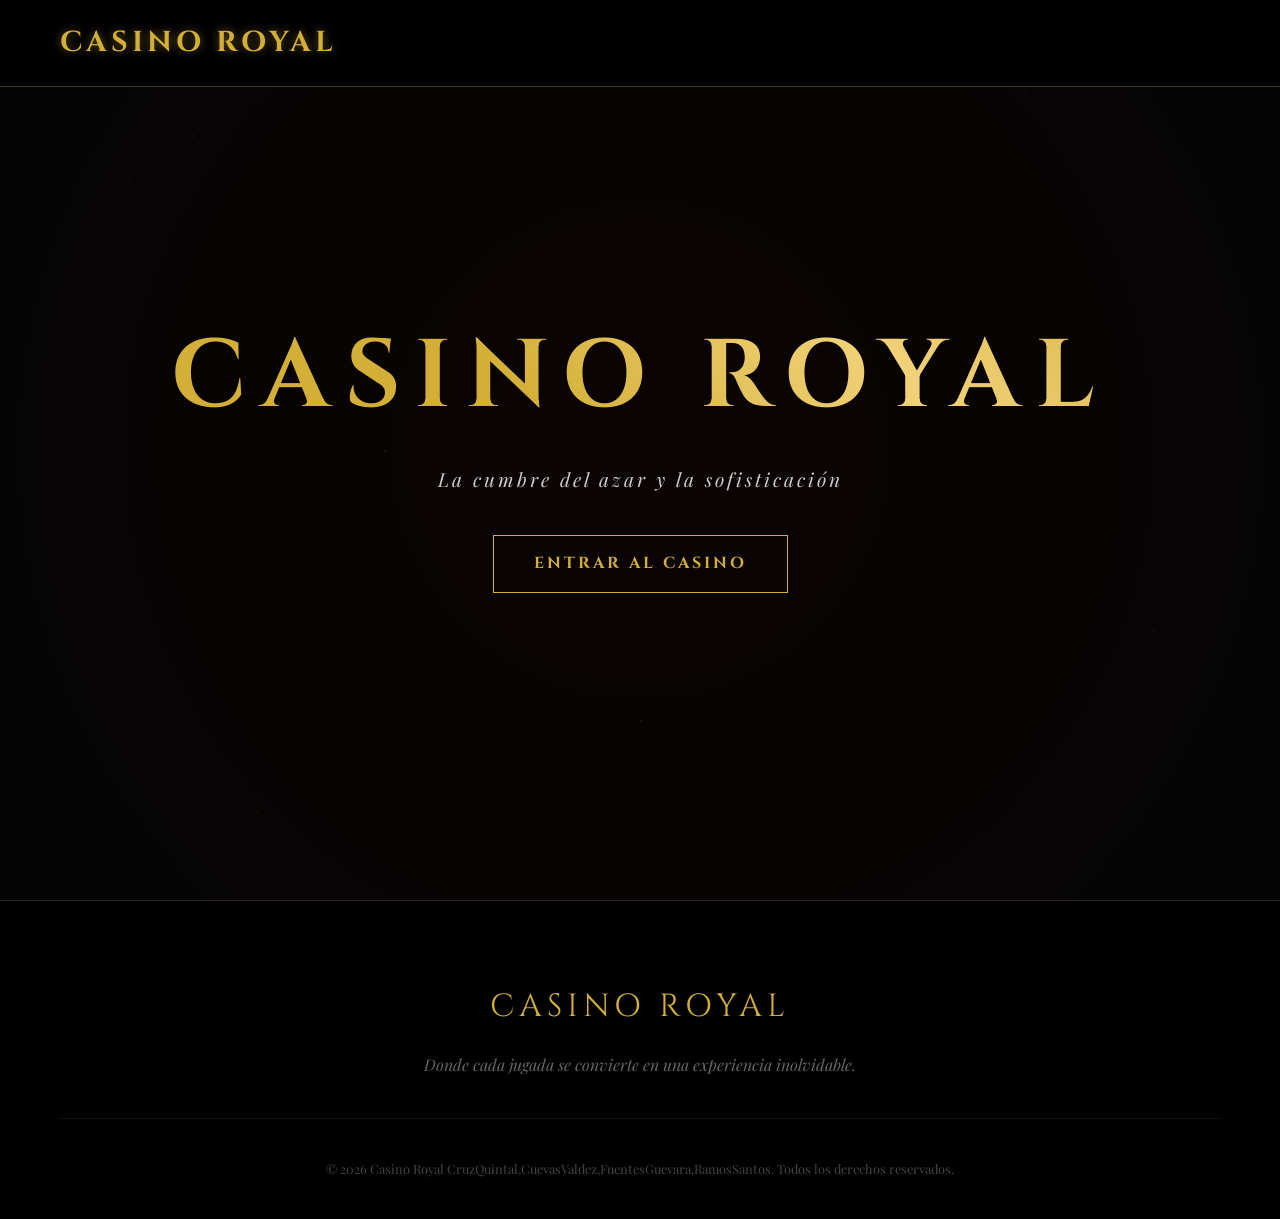
<file: index.html>
<!DOCTYPE html>
<html lang="es">
<head>
    <meta charset="UTF-8">
    <meta name="viewport" content="width=device-width, initial-scale=1.0">
    <title>CASINO ROYAL | Elitista & Exclusivo</title>
    <link rel="preconnect" href="https://fonts.googleapis.com">
    <link rel="preconnect" href="https://fonts.gstatic.com" crossorigin>
    <link href="https://fonts.googleapis.com/css2?family=Cinzel:wght@400;700&family=Playfair+Display:ital,wght@0,400;0,700;1,400&display=swap" rel="stylesheet">
    <link rel="stylesheet" href="css/styles.css">
</head>
<body>
    <div class="bg-particles"></div>

    <header>
        <nav class="container">
            <div class="logo">CASINO ROYAL</div>
            <!-- Navegación eliminada para limpieza visual -->
        </nav>
    </header>

    <main>
        <section id="hero">
            <div class="hero-content">
                <h1 class="glitter-text">CASINO ROYAL</h1>
                <p class="subtitle">La cumbre del azar y la sofisticación</p>
                <a href="pages/menu.html" class="btn-primary">ENTRAR AL CASINO</a>
            </div>
        </section>
    </main>

    <footer>
        <div class="container footer-content">
            <div class="footer-logo">CASINO ROYAL</div>
            <p>Donde cada jugada se convierte en una experiencia inolvidable.</p>
            <div class="footer-bottom">
                &copy; 2026 Casino Royal CruzQuintal,CuevasValdez,FuentesGuevara,RamosSantos. Todos los derechos reservados.
            </div>
        </div>
    </footer>

    <script src="js/main.js" type="module"></script>
</body>
</html>
</file>
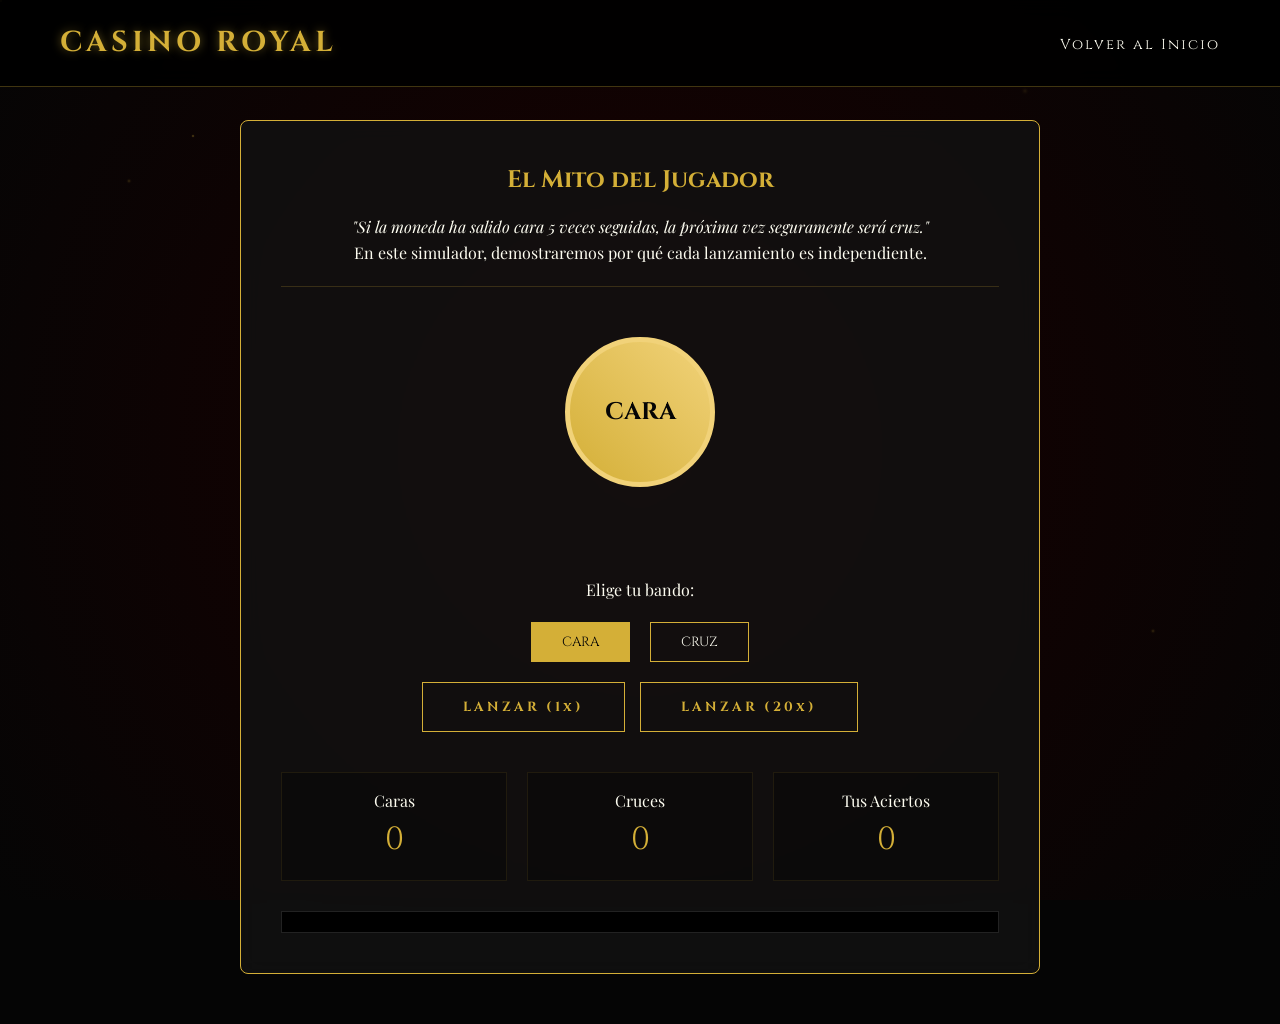
<file: pages/game1.html>
<!DOCTYPE html>
<html lang="es">
<head>
    <meta charset="UTF-8">
    <meta name="viewport" content="width=device-width, initial-scale=1.0">
    <title>Casino Royal - La falacia del jugador</title>
    <link rel="preconnect" href="https://fonts.googleapis.com">
    <link rel="preconnect" href="https://fonts.gstatic.com" crossorigin>
    <link href="https://fonts.googleapis.com/css2?family=Cinzel:wght@400;700&family=Playfair+Display:ital,wght@0,400;0,700;1,400&display=swap" rel="stylesheet">
    <link rel="stylesheet" href="../css/styles.css">
    <style>
        /* Estilos específicos para la moneda 3D */
        .game-container {
            max-width: 800px;
            margin: 120px auto 50px;
            padding: 40px;
            background: rgba(18, 18, 18, 0.8);
            border: 1px solid var(--gold);
            border-radius: 8px;
            backdrop-filter: blur(10px);
        }

        .myth-explanation {
            text-align: center;
            margin-bottom: 40px;
            border-bottom: 1px solid rgba(212, 175, 55, 0.2);
            padding-bottom: 20px;
        }

        .myth-explanation h2 {
            color: var(--gold);
            font-family: 'Cinzel', serif;
            margin-bottom: 15px;
        }

        .coin-box {
            display: flex;
            flex-direction: column;
            align-items: center;
            perspective: 1000px;
            margin: 50px 0;
        }

        /* Moneda 3D */
        #coin {
            position: relative;
            width: 150px;
            height: 150px;
            transform-style: preserve-3d;
            transition: transform 3s cubic-bezier(0.3, 1, 0.4, 1);
        }

        #coin div {
            width: 100%;
            height: 100%;
            border-radius: 50%;
            backface-visibility: hidden;
            position: absolute;
            display: flex;
            justify-content: center;
            align-items: center;
            font-family: 'Cinzel', serif;
            font-weight: bold;
            font-size: 1.5rem;
            border: 5px solid var(--gold-light);
        }

        .heads {
            background: linear-gradient(45deg, var(--gold), var(--gold-light));
            color: var(--black);
            z-index: 2;
        }

        .tails {
            background: linear-gradient(45deg, #b8860b, var(--gold));
            color: var(--black);
            transform: rotateY(180deg);
        }

        /* Animaciones de rotación */
        .animate-heads { animation: flipHeads 3s forwards; }
        .animate-tails { animation: flipTails 3s forwards; }

        @keyframes flipHeads {
            from { transform: rotateY(0); }
            to { transform: rotateY(1800deg); }
        }

        @keyframes flipTails {
            from { transform: rotateY(0); }
            to { transform: rotateY(1980deg); }
        }

        /* Controles */
        .controls {
            display: flex;
            flex-direction: column;
            gap: 20px;
            align-items: center;
        }

        .selection-group {
            display: flex;
            gap: 20px;
        }

        .btn-select {
            padding: 10px 30px;
            background: transparent;
            border: 1px solid var(--gold);
            color: var(--white-ivory);
            cursor: pointer;
            font-family: 'Cinzel', serif;
            transition: var(--transition);
        }

        .btn-select.active {
            background: var(--gold);
            color: var(--black);
        }

        .action-group {
            display: flex;
            gap: 15px;
        }

        /* Estadísticas */
        .stats-grid {
            display: grid;
            grid-template-columns: repeat(3, 1fr);
            gap: 20px;
            margin-top: 40px;
            text-align: center;
        }

        .stat-card {
            padding: 15px;
            background: rgba(0,0,0,0.3);
            border: 1px solid rgba(212, 175, 55, 0.1);
        }

        .stat-value {
            display: block;
            font-size: 2rem;
            color: var(--gold);
            font-family: 'Cinzel', serif;
        }

        .history-box {
            margin-top: 30px;
            max-height: 100px;
            overflow-y: auto;
            padding: 10px;
            background: #000;
            border: 1px solid #222;
            font-size: 0.8rem;
            display: flex;
            flex-wrap: wrap;
            gap: 5px;
        }

        .history-item {
            padding: 2px 8px;
            border-radius: 3px;
        }

        .h-cara { color: var(--gold); border: 1px solid var(--gold); }
        .h-cruz { color: #fff; border: 1px solid #444; }

        #message-display {
            text-align: center;
            height: 40px;
            margin-top: 20px;
            font-family: 'Cinzel', serif;
            color: var(--gold);
            font-style: italic;
            font-size: 1.1rem;
            display: flex;
            align-items: center;
            justify-content: center;
        }

        .conclusion {
            margin-top: 40px;
            padding: 20px;
            background: rgba(139, 0, 0, 0.1);
            border-left: 4px solid var(--gold);
            display: none;
        }
    </style>
</head>
<body>
    <div class="bg-particles"></div>

    <header>
        <nav class="container">
            <div class="logo">CASINO ROYAL</div>
            <ul class="nav-links">
                <li><a href="menu.html">Volver al Inicio</a></li>
            </ul>
        </nav>
    </header>

    <main class="container">
        <section class="game-container">
            <div class="myth-explanation">
                <h2>El Mito del Jugador</h2>
                <p><i>"Si la moneda ha salido cara 5 veces seguidas, la próxima vez seguramente será cruz."</i></p>
                <p>En este simulador, demostraremos por qué cada lanzamiento es independiente.</p>
            </div>

            <div class="coin-box">
                <div id="coin">
                    <div class="heads">CARA</div>
                    <div class="tails">CRUZ</div>
                </div>
            </div>

            <div id="message-display"></div>

            <div class="controls">
                <p>Elige tu bando:</p>
                <div class="selection-group">
                    <button id="select-heads" class="btn-select active">CARA</button>
                    <button id="select-tails" class="btn-select">CRUZ</button>
                </div>

                <div class="action-group">
                    <button id="btn-flip-1" class="btn-primary">LANZAR (1x)</button>
                    <button id="btn-flip-20" class="btn-primary">LANZAR (20x)</button>
                </div>
            </div>

            <div class="stats-grid">
                <div class="stat-card">
                    <span class="stat-label">Caras</span>
                    <span id="count-heads" class="stat-value">0</span>
                </div>
                <div class="stat-card">
                    <span class="stat-label">Cruces</span>
                    <span id="count-tails" class="stat-value">0</span>
                </div>
                <div class="stat-card">
                    <span class="stat-label">Tus Aciertos</span>
                    <span id="user-hits" class="stat-value">0</span>
                </div>
            </div>

            <div id="history" class="history-box">
                <!-- Historial dinámico -->
            </div>

            <div id="conclusion" class="conclusion">
                <h3 style="color: var(--gold); margin-bottom: 10px;">Conclusión</h3>
                <p>Como has podido observar, incluso tras rachas largas, la probabilidad de cada nuevo lanzamiento sigue siendo exactamente del <strong>50/50</strong>. La moneda no tiene memoria.</p>
            </div>
        </section>
    </main>

    <script src="../js/games/game1.js"></script>
</body>
</html>
</file>
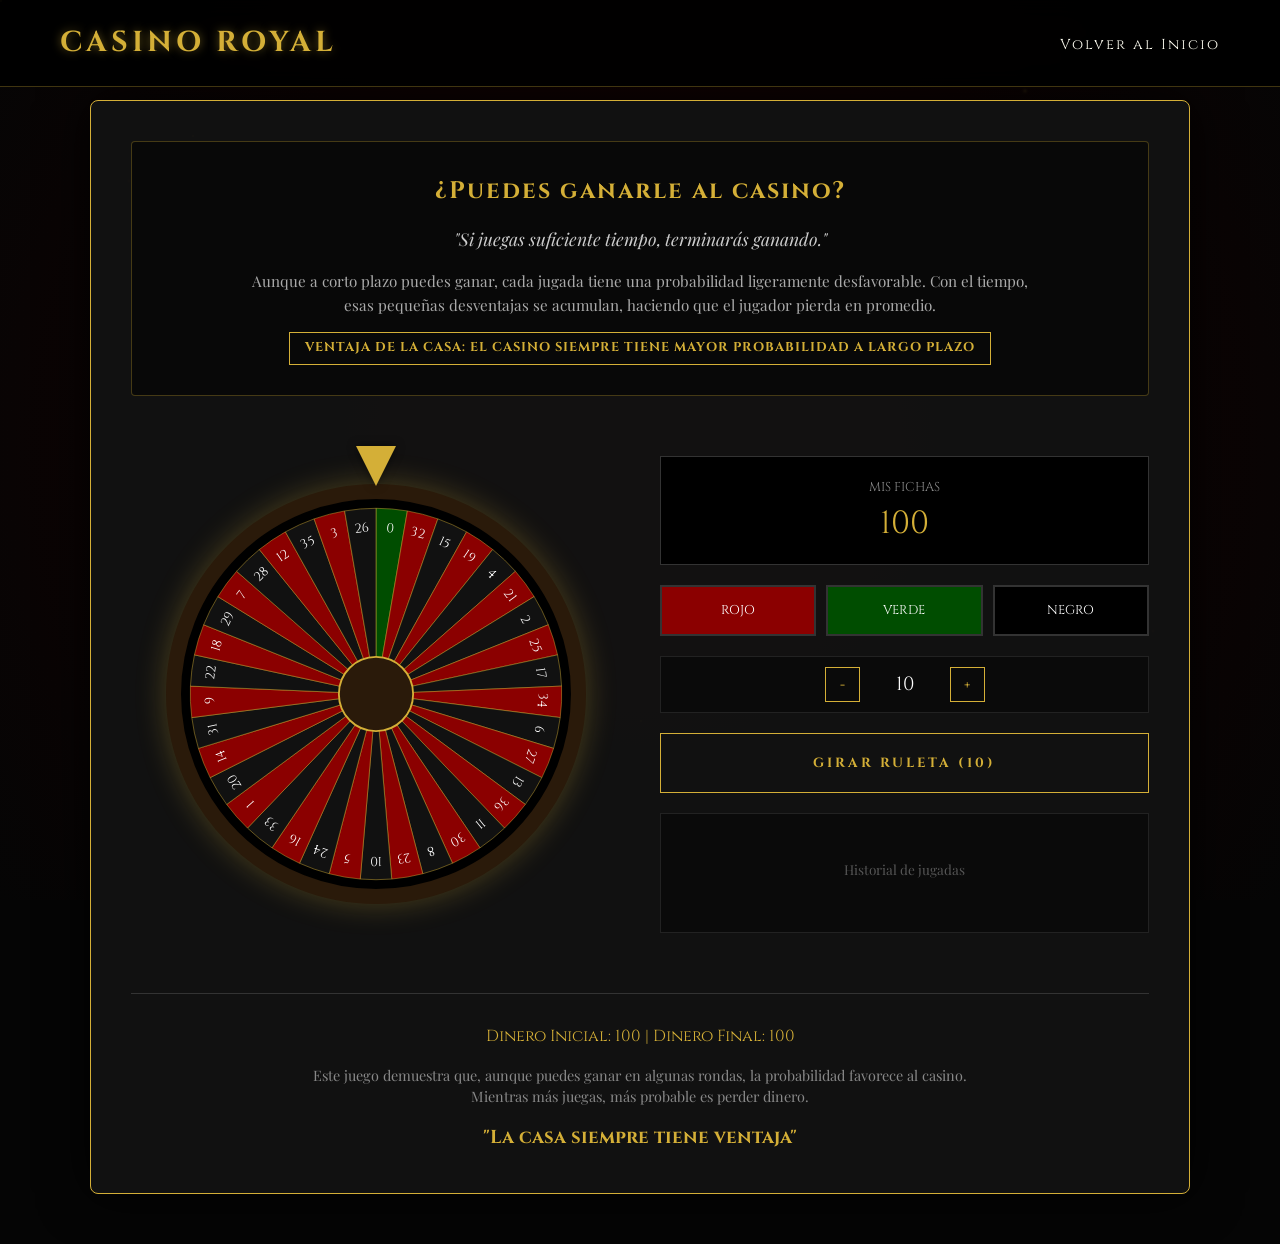
<file: pages/game2.html>
<!DOCTYPE html>
<html lang="es">
<head>
    <meta charset="UTF-8">
    <meta name="viewport" content="width=device-width, initial-scale=1.0">
    <title>Casino Royal - Ruleta de Lujo</title>
    <link rel="preconnect" href="https://fonts.googleapis.com">
    <link rel="preconnect" href="https://fonts.gstatic.com" crossorigin>
    <link href="https://fonts.googleapis.com/css2?family=Cinzel:wght@400;700&family=Playfair+Display:ital,wght@0,400;0,700;1,400&display=swap" rel="stylesheet">
    <link rel="stylesheet" href="../css/styles.css">
    <style>
        .game-container {
            max-width: 1100px;
            margin: 100px auto 50px;
            display: grid;
            grid-template-columns: 1fr 1fr;
            gap: 40px;
            padding: 40px;
            background: rgba(18, 18, 18, 0.95);
            border: 1px solid var(--gold);
            border-radius: 8px;
            box-shadow: 0 0 50px rgba(0,0,0,1);
        }

        /* Sección del Mito */
        .myth-section {
            grid-column: span 2;
            background: rgba(0, 0, 0, 0.5);
            border: 1px solid rgba(212, 175, 55, 0.3);
            padding: 30px;
            margin-bottom: 20px;
            text-align: center;
            border-radius: 4px;
        }

        .myth-section h2 {
            font-family: 'Cinzel', serif;
            color: var(--gold);
            margin-bottom: 15px;
            letter-spacing: 2px;
        }

        .myth-box {
            font-style: italic;
            color: #ccc;
            margin-bottom: 15px;
            font-size: 1.1rem;
        }

        .myth-explanation {
            font-size: 0.95rem;
            color: #aaa;
            max-width: 800px;
            margin: 0 auto;
            line-height: 1.6;
        }

        .advantage-tag {
            display: inline-block;
            margin-top: 15px;
            color: var(--gold);
            font-family: 'Cinzel', serif;
            font-weight: bold;
            font-size: 0.8rem;
            letter-spacing: 1px;
            border: 1px solid var(--gold);
            padding: 5px 15px;
        }

        /* Ruleta Visual */
        .roulette-box {
            position: relative;
            display: flex;
            justify-content: center;
            align-items: center;
            perspective: 1000px;
        }

        #wheel-container {
            position: relative;
            width: 420px;
            height: 420px;
            border-radius: 50%;
            border: 15px solid #2a1a0a;
            background: #000;
            box-shadow: 0 0 30px rgba(212, 175, 55, 0.3);
            overflow: hidden;
        }

        #wheel-svg {
            width: 100%;
            height: 100%;
            transition: transform 4s cubic-bezier(0.15, 0, 0.15, 1);
        }

        .pointer {
            position: absolute;
            top: -10px;
            left: 50%;
            transform: translateX(-50%);
            width: 0;
            height: 0;
            border-left: 20px solid transparent;
            border-right: 20px solid transparent;
            border-top: 40px solid var(--gold);
            z-index: 100;
            filter: drop-shadow(0 0 5px rgba(0,0,0,0.5));
        }

        /* Betting Panel */
        .betting-panel {
            display: flex;
            flex-direction: column;
            gap: 20px;
        }

        .balance-box {
            background: #000;
            padding: 15px;
            border: 1px solid #333;
            text-align: center;
        }

        .balance-label { font-family: 'Cinzel', serif; font-size: 0.8rem; color: #888; }
        .balance-value { font-family: 'Cinzel', serif; font-size: 2rem; color: var(--gold); display: block; }

        .bet-selectors {
            display: grid;
            grid-template-columns: 1fr 1fr 1fr;
            gap: 10px;
        }

        .btn-bet {
            padding: 15px;
            border: 2px solid #333;
            background: #111;
            color: white;
            font-family: 'Cinzel', serif;
            cursor: pointer;
            transition: var(--transition);
            font-size: 0.8rem;
        }

        .btn-bet.active { border-color: var(--gold); box-shadow: 0 0 10px var(--gold); transform: scale(1.05); }
        .btn-red { background: #8b0000; }
        .btn-black { background: #000; }
        .btn-green { background: #004d00; }

        /* Amount Controls */
        .amount-controls {
            display: flex;
            justify-content: center;
            align-items: center;
            gap: 20px;
            background: #0a0a0a;
            padding: 10px;
            border: 1px solid #222;
        }

        .btn-amount {
            background: transparent;
            border: 1px solid var(--gold);
            color: var(--gold);
            width: 35px;
            height: 35px;
            cursor: pointer;
            font-family: 'Cinzel', serif;
            font-weight: bold;
            transition: var(--transition);
        }

        .btn-amount:hover { background: var(--gold); color: black; }
        .current-amount { font-family: 'Cinzel', serif; font-size: 1.2rem; color: white; min-width: 50px; text-align: center; }

        /* Results & History */
        .result-overlay {
            position: absolute;
            top: 50%;
            left: 50%;
            transform: translate(-50%, -50%);
            background: rgba(0,0,0,0.95);
            padding: 30px;
            border: 2px solid var(--gold);
            text-align: center;
            display: none;
            z-index: 200;
            min-width: 250px;
            border-radius: 4px;
        }

        #history {
            height: 120px;
            overflow-y: auto;
            background: rgba(0,0,0,0.4);
            padding: 15px;
            border: 1px solid #222;
            font-size: 0.85rem;
            list-style: none;
        }

        .history-item {
            padding: 5px 0;
            border-bottom: 1px solid #111;
            display: flex;
            justify-content: space-between;
        }

        .txt-win { color: #00ff00; }
        .txt-lose { color: #ff4d4d; }

        .conclusion {
            grid-column: span 2;
            text-align: center;
            margin-top: 20px;
            padding-top: 30px;
            border-top: 1px solid #333;
        }

        .conclusion-text {
            color: #888;
            font-size: 0.9rem;
            max-width: 700px;
            margin: 15px auto 0;
            line-height: 1.5;
        }
    </style>
</head>
<body>
    <div class="bg-particles"></div>

    <header>
        <nav class="container">
            <div class="logo">CASINO ROYAL</div>
            <ul class="nav-links">
                <li><a href="menu.html">Volver al Inicio</a></li>
            </ul>
        </nav>
    </header>

    <main class="container">
        <section class="game-container">
            
            <div class="myth-section">
                <h2>¿Puedes ganarle al casino?</h2>
                <div class="myth-box">"Si juegas suficiente tiempo, terminarás ganando."</div>
                <p class="myth-explanation">
                    Aunque a corto plazo puedes ganar, cada jugada tiene una probabilidad ligeramente desfavorable. 
                    Con el tiempo, esas pequeñas desventajas se acumulan, haciendo que el jugador pierda en promedio.
                </p>
                <div class="advantage-tag">VENTAJA DE LA CASA: EL CASINO SIEMPRE TIENE MAYOR PROBABILIDAD A LARGO PLAZO</div>
            </div>

            <div class="roulette-box">
                <div class="pointer"></div>
                <div id="wheel-container"></div>
                <div id="result-display" class="result-overlay">
                    <h2 id="result-main" style="color: var(--gold); font-family: 'Cinzel', serif; margin-bottom: 10px;">-</h2>
                    <p id="result-status" style="font-size: 1.2rem;"></p>
                </div>
            </div>

            <div class="betting-panel">
                <div class="balance-box">
                    <span class="balance-label">MIS FICHAS</span>
                    <span id="balance" class="balance-value">100</span>
                </div>

                <div class="bet-selectors">
                    <button id="bet-rojo" class="btn-bet btn-red">ROJO</button>
                    <button id="bet-verde" class="btn-bet btn-green">VERDE</button>
                    <button id="bet-negro" class="btn-bet btn-black">NEGRO</button>
                </div>

                <div class="amount-controls">
                    <button id="btn-minus" class="btn-amount">-</button>
                    <span id="bet-amount-display" class="current-amount">10</span>
                    <button id="btn-plus" class="btn-amount">+</button>
                </div>

                <button id="spin-btn" class="btn-primary" style="width: 100%; height: 60px;">GIRAR RULETA (10)</button>

                <ul id="history">
                    <li style="color: #555; text-align: center; margin-top: 30px;">Historial de jugadas</li>
                </ul>
            </div>

            <div class="conclusion">
                <p id="final-stats" style="font-family: 'Cinzel', serif; color: var(--gold);">Dinero Inicial: 100 | Dinero Final: 100</p>
                <p class="conclusion-text">
                    Este juego demuestra que, aunque puedes ganar en algunas rondas, la probabilidad favorece al casino. 
                    Mientras más juegas, más probable es perder dinero.
                </p>
                <h3 style="color: var(--gold); margin-top: 15px; font-family: 'Cinzel', serif;">"La casa siempre tiene ventaja"</h3>
            </div>
        </section>
    </main>

    <script src="../js/games/game2.js"></script>
</body>
</html>
</file>
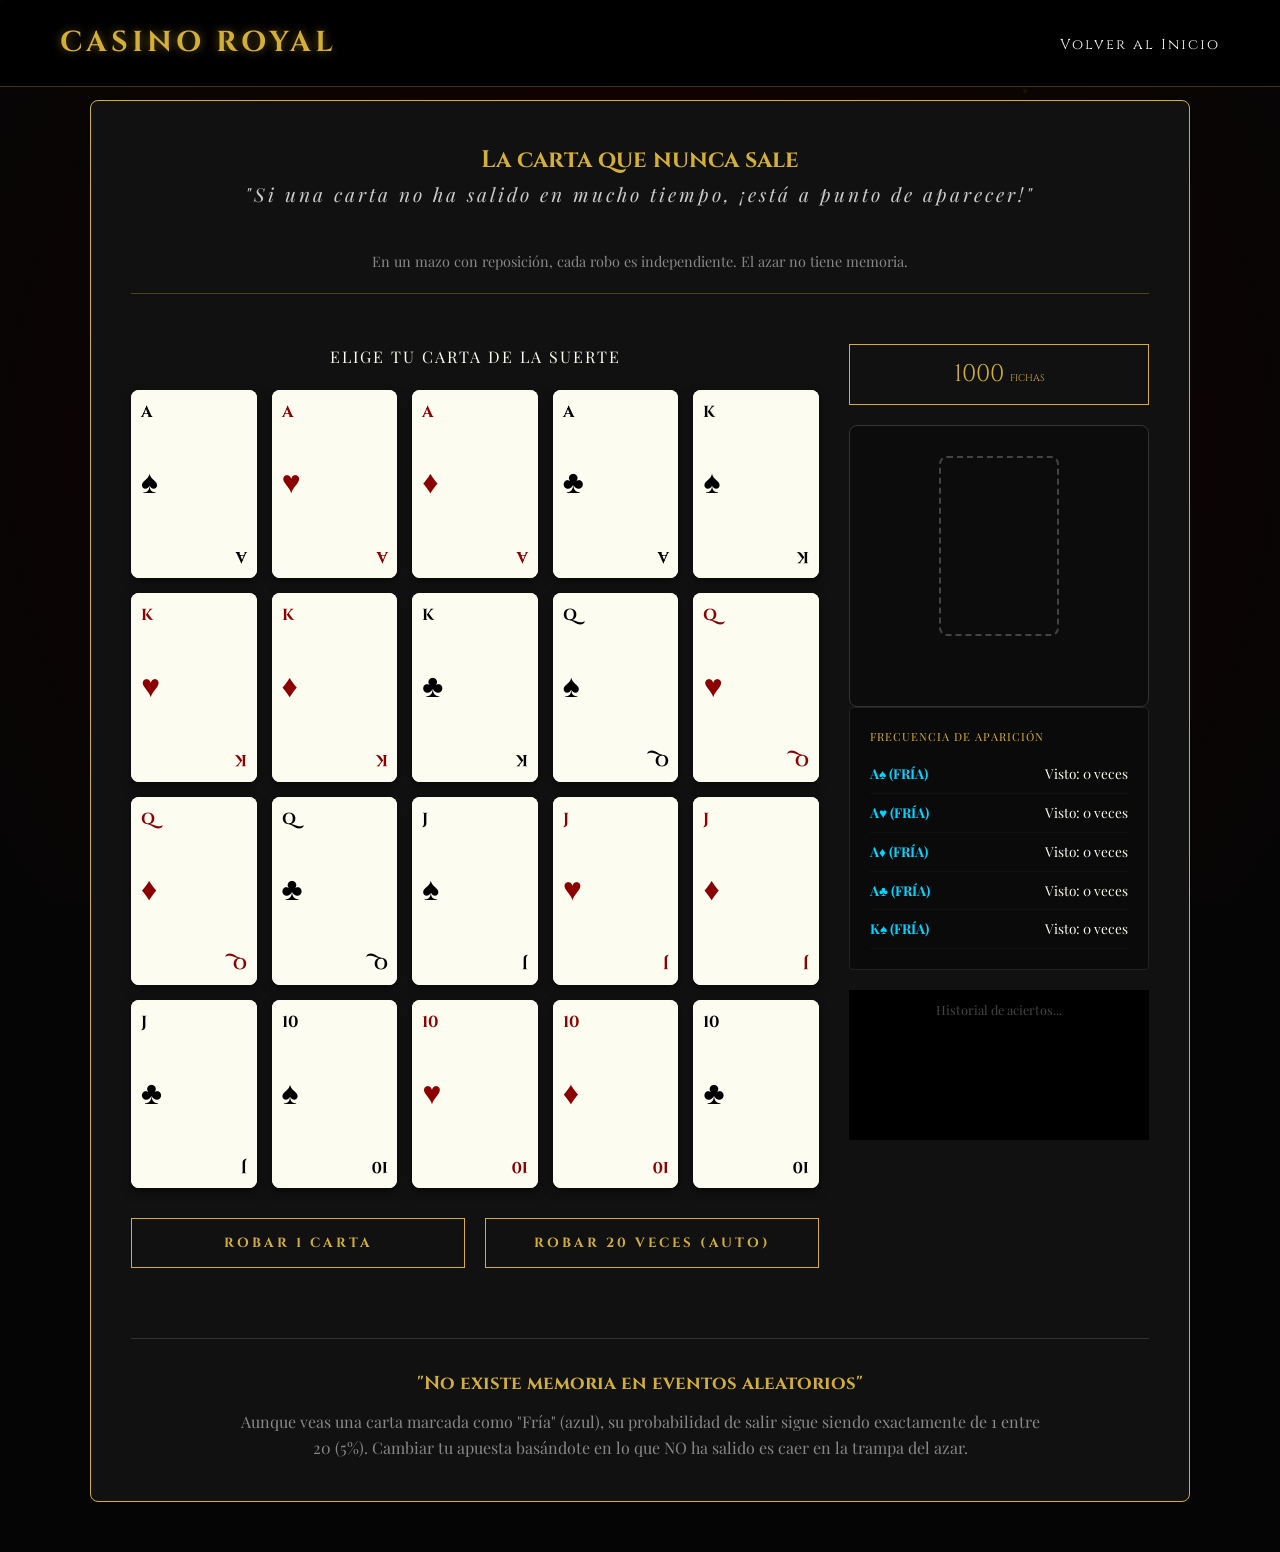
<file: pages/game3.html>
<!DOCTYPE html>
<html lang="es">
<head>
    <meta charset="UTF-8">
    <meta name="viewport" content="width=device-width, initial-scale=1.0">
    <title>Casino Royal - La carta que nunca sale</title>
    <link rel="preconnect" href="https://fonts.googleapis.com">
    <link rel="preconnect" href="https://fonts.gstatic.com" crossorigin>
    <link href="https://fonts.googleapis.com/css2?family=Cinzel:wght@400;700&family=Playfair+Display:ital,wght@0,400;0,700;1,400&display=swap" rel="stylesheet">
    <link rel="stylesheet" href="../css/styles.css">
    <style>
        .game-container {
            max-width: 1100px;
            margin: 100px auto 50px;
            padding: 40px;
            background: rgba(18, 18, 18, 0.95);
            border: 1px solid var(--gold);
            border-radius: 8px;
            display: grid;
            grid-template-columns: 1fr 300px;
            gap: 30px;
        }

        .myth-section {
            grid-column: span 2;
            text-align: center;
            border-bottom: 1px solid rgba(212, 175, 55, 0.3);
            padding-bottom: 20px;
            margin-bottom: 20px;
        }

        .myth-section h2 { font-family: 'Cinzel', serif; color: var(--gold); }
        
        /* Tablero de Selección */
        .selection-grid {
            display: grid;
            grid-template-columns: repeat(5, 1fr);
            gap: 15px;
            margin-bottom: 30px;
        }

        .card {
            width: 100%;
            aspect-ratio: 2/3;
            background: #fff;
            border-radius: 8px;
            position: relative;
            cursor: pointer;
            transition: var(--transition);
            transform-style: preserve-3d;
            box-shadow: 0 4px 10px rgba(0,0,0,0.5);
        }

        .card.selected {
            outline: 4px solid var(--gold);
            transform: translateY(-10px);
            box-shadow: 0 15px 30px rgba(212, 175, 55, 0.4);
        }

        .card-inner {
            width: 100%;
            height: 100%;
            position: relative;
            pointer-events: none;
        }

        .card-face {
            position: absolute;
            width: 100%;
            height: 100%;
            backface-visibility: hidden;
            display: flex;
            flex-direction: column;
            justify-content: space-between;
            padding: 10px;
            font-family: 'Cinzel', serif;
            font-weight: bold;
            border-radius: 8px;
        }

        .card-front {
            background: #fdfcf0;
            color: #000;
        }

        .card-back {
            background: linear-gradient(135deg, #2a1a0a 0%, #000 100%);
            border: 2px solid var(--gold);
            transform: rotateY(180deg);
            display: flex;
            justify-content: center;
            align-items: center;
        }

        .card-back::after {
            content: 'CR';
            color: var(--gold);
            font-size: 2rem;
            opacity: 0.3;
        }

        .suit-red { color: var(--blood-red); }
        .suit-black { color: #000; }

        /* Dealers Zone */
        .dealer-zone {
            display: flex;
            flex-direction: column;
            align-items: center;
            justify-content: center;
            background: rgba(0,0,0,0.3);
            border: 1px solid #333;
            padding: 30px;
            border-radius: 8px;
        }

        #draw-card-slot {
            width: 120px;
            height: 180px;
            border: 2px dashed #444;
            border-radius: 8px;
            margin-bottom: 20px;
            display: flex;
            justify-content: center;
            align-items: center;
        }

        /* Stats Panel */
        .stats-panel {
            background: #0a0a0a;
            border: 1px solid #222;
            padding: 20px;
            border-radius: 4px;
        }

        .stat-row {
            display: flex;
            justify-content: space-between;
            padding: 8px 0;
            border-bottom: 1px solid #111;
            font-size: 0.85rem;
        }

        .cold-card { color: #00d4ff; font-weight: bold; } /* Azul para cartas "frías" */
        .hot-card { color: #ff4d4d; }

        .balance-display {
            font-family: 'Cinzel', serif;
            font-size: 1.5rem;
            color: var(--gold);
            text-align: center;
            margin-bottom: 20px;
            padding: 10px;
            border: 1px solid var(--gold);
        }

        .history-box {
            height: 150px;
            overflow-y: auto;
            font-size: 0.8rem;
            color: #888;
            margin-top: 20px;
            padding: 10px;
            background: #000;
        }

        /* Animación de robo */
        .anim-draw {
            animation: cardDraw 0.6s ease-out forwards;
        }

        @keyframes cardDraw {
            0% { transform: translateY(200px) rotateY(180deg) scale(0.5); opacity: 0; }
            100% { transform: translateY(0) rotateY(0deg) scale(1); opacity: 1; }
        }
    </style>
</head>
<body>
    <div class="bg-particles"></div>

    <header>
        <nav class="container">
            <div class="logo">CASINO ROYAL</div>
            <ul class="nav-links">
                <li><a href="menu.html">Volver al Inicio</a></li>
            </ul>
        </nav>
    </header>

    <main class="container">
        <section class="game-container">
            <div class="myth-section">
                <h2>La carta que nunca sale</h2>
                <p class="subtitle">"Si una carta no ha salido en mucho tiempo, ¡está a punto de aparecer!"</p>
                <p style="font-size: 0.9rem; color: #888; margin-top: 10px;">En un mazo con reposición, cada robo es independiente. El azar no tiene memoria.</p>
            </div>

            <div class="selection-area">
                <p style="text-align: center; margin-bottom: 20px; letter-spacing: 2px;">ELIGE TU CARTA DE LA SUERTE</p>
                <div id="selection-grid" class="selection-grid">
                    <!-- 20 cartas generadas por JS -->
                </div>

                <div class="action-group" style="display: flex; gap: 20px;">
                    <button id="btn-draw-1" class="btn-primary" style="flex: 1;">ROBAR 1 CARTA</button>
                    <button id="btn-draw-20" class="btn-primary" style="flex: 1;">ROBAR 20 VECES (AUTO)</button>
                </div>
            </div>

            <div class="sidebar">
                <div class="balance-display">
                    <span id="balance">1000</span> <small style="font-size: 0.6rem;">FICHAS</small>
                </div>

                <div class="dealer-zone">
                    <div id="draw-card-slot">
                        <!-- Carta robada aquí -->
                    </div>
                    <p id="result-text" style="font-family: 'Cinzel'; color: var(--gold); text-align: center; height: 20px;"></p>
                </div>

                <div class="stats-panel">
                    <p style="font-size: 0.7rem; color: var(--gold); margin-bottom: 10px; letter-spacing: 1px;">FRECUENCIA DE APARICIÓN</p>
                    <div id="frequency-list">
                        <!-- Stats generados por JS -->
                    </div>
                </div>

                <div id="history" class="history-box">
                    <p style="text-align: center; color: #444;">Historial de aciertos...</p>
                </div>
            </div>

            <div class="conclusion" style="grid-column: span 2; text-align: center; margin-top: 40px; padding-top: 30px; border-top: 1px solid #333;">
                <h3 style="color: var(--gold); font-family: 'Cinzel';">"No existe memoria en eventos aleatorios"</h3>
                <p style="color: #888; margin-top: 10px; max-width: 800px; margin-left: auto; margin-right: auto;">
                    Aunque veas una carta marcada como "Fría" (azul), su probabilidad de salir sigue siendo exactamente de 1 entre 20 (5%). 
                    Cambiar tu apuesta basándote en lo que NO ha salido es caer en la trampa del azar.
                </p>
            </div>
        </section>
    </main>

    <script src="../js/games/game3.js"></script>
</body>
</html>
</file>
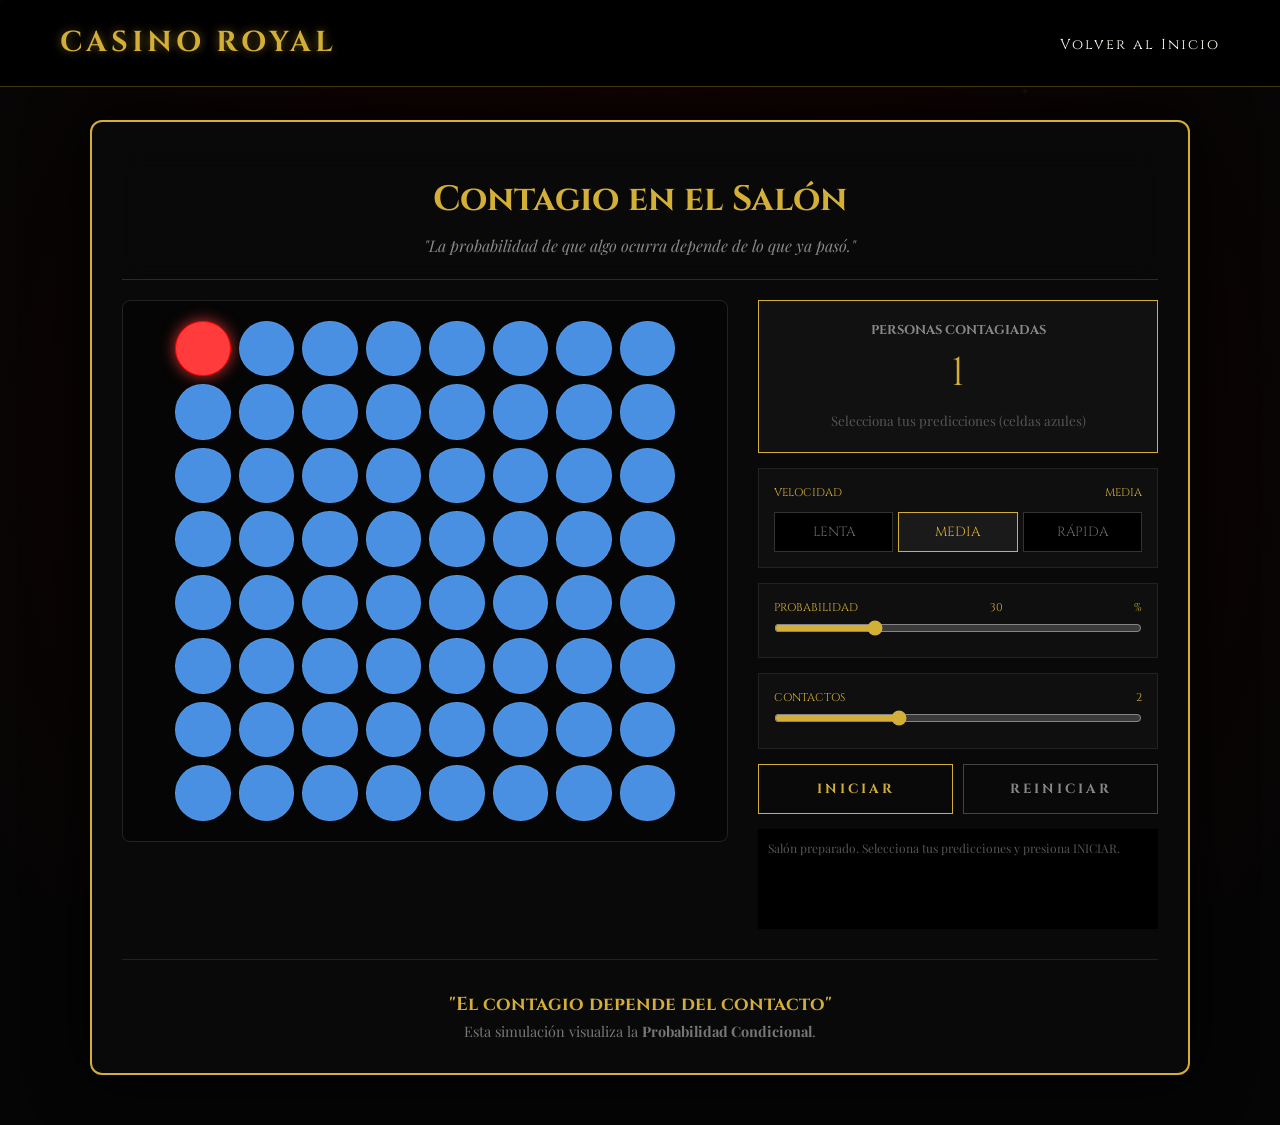
<file: pages/game4.html>
<!DOCTYPE html>
<html lang="es">
<head>
    <meta charset="UTF-8">
    <meta name="viewport" content="width=device-width, initial-scale=1.0">
    <title>Casino Royal - Contagio en el Salón</title>
    <link rel="preconnect" href="https://fonts.googleapis.com">
    <link rel="preconnect" href="https://fonts.gstatic.com" crossorigin>
    <link href="https://fonts.googleapis.com/css2?family=Cinzel:wght@400;700&family=Playfair+Display:ital,wght@0,400;0,700;1,400&display=swap" rel="stylesheet">
    <link rel="stylesheet" href="../css/styles.css">
    <style>
        /* Contenedor Maestro Estilo Casino */
        .master-container {
            max-width: 1100px;
            margin: 120px auto 50px;
            padding: 30px;
            background: rgba(10, 10, 10, 0.98);
            border: 2px solid var(--gold);
            border-radius: 12px;
            box-shadow: 0 0 60px rgba(0,0,0,1);
            display: flex;
            flex-direction: column;
            gap: 20px;
            position: relative; /* Asegura flujo normal */
            z-index: 10;
        }

        .myth-header {
            text-align: center;
            border-bottom: 1px solid rgba(212, 175, 55, 0.2);
            padding-bottom: 20px;
            position: relative;
            background: transparent; /* Evita cuadros negros encima de otros elementos */
        }

        .myth-header h2 { font-family: 'Cinzel', serif; color: var(--gold); font-size: 2.2rem; margin: 0; }
        .myth-header p { font-style: italic; color: #888; margin-top: 5px; }

        /* Layout de Dos Columnas */
        .game-layout {
            display: grid;
            grid-template-columns: 1fr 400px;
            gap: 30px;
            align-items: start;
        }

        .simulation-area {
            background: #050505;
            padding: 20px;
            border: 1px solid #222;
            border-radius: 8px;
            display: flex;
            justify-content: center;
            align-items: center;
        }

        .salon-grid {
            display: grid;
            grid-template-columns: repeat(8, 1fr);
            gap: 8px;
            width: 100%;
            max-width: 500px;
            aspect-ratio: 1/1;
        }

        /* Personas */
        .person {
            background: #4a90e2;
            border-radius: 50%;
            cursor: pointer;
            transition: all 0.3s ease;
            position: relative;
            border: 1px solid rgba(255,255,255,0.05);
        }

        .person:hover { transform: scale(1.1); box-shadow: 0 0 10px var(--gold); }

        .person.infected {
            background: #ff3b3b;
            box-shadow: 0 0 15px rgba(255, 59, 59, 0.8);
            border-color: #ff0000;
        }

        /* CLASE SELECTED (PREDICCIÓN) */
        .person.selected {
            border: 2px solid var(--gold) !important;
            box-shadow: 0 0 15px var(--gold);
            background: #f1c40f;
            z-index: 5;
        }

        .person.selected::after {
            content: '?';
            position: absolute;
            top: 50%;
            left: 50%;
            transform: translate(-50%, -50%);
            font-family: 'Cinzel', serif;
            font-weight: bold;
            color: black;
        }

        /* Panel de Controles */
        .controls-panel { display: flex; flex-direction: column; gap: 15px; }

        .stats-card {
            background: #111;
            border: 1px solid var(--gold);
            padding: 20px;
            text-align: center;
        }

        .stats-card h4 { font-family: 'Cinzel', serif; color: #888; font-size: 0.8rem; margin: 0; }
        .stats-card .val { font-family: 'Cinzel', serif; color: var(--gold); font-size: 2.5rem; }

        .control-group { background: #0f0f0f; padding: 15px; border: 1px solid #222; }
        .control-group label { display: flex; justify-content: space-between; color: var(--gold); font-size: 0.7rem; font-family: 'Cinzel', serif; }

        input[type="range"] { width: 100%; accent-color: var(--gold); }

        .speed-selector { display: grid; grid-template-columns: 1fr 1fr 1fr; gap: 5px; margin-top: 10px; }
        .btn-speed { padding: 10px; background: #000; border: 1px solid #333; color: #666; font-family: 'Cinzel', serif; cursor: pointer; }
        .btn-speed.active { border-color: var(--gold); color: var(--gold); background: #1a1a1a; }

        .log-display { height: 100px; overflow-y: auto; background: #000; padding: 10px; font-size: 0.75rem; color: #555; }

        .conclusion-area { grid-column: span 2; text-align: center; padding-top: 30px; border-top: 1px solid #222; }
        .conclusion-area h3 { font-family: 'Cinzel', serif; color: var(--gold); }
        .conclusion-area p { color: #777; font-size: 0.9rem; }

        @media (max-width: 950px) { .game-layout { grid-template-columns: 1fr; } }
    </style>
</head>
<body>
    <div class="bg-particles"></div>

    <header>
        <nav class="container">
            <div class="logo">CASINO ROYAL</div>
            <ul class="nav-links">
                <li><a href="menu.html">Volver al Inicio</a></li>
            </ul>
        </nav>
    </header>

    <main class="container">
        <section class="master-container">
            <header class="myth-header">
                <h2>Contagio en el Salón</h2>
                <p>"La probabilidad de que algo ocurra depende de lo que ya pasó."</p>
            </header>

            <div class="game-layout">
                <div class="simulation-area">
                    <div id="salon" class="salon-grid"></div>
                </div>

                <div class="controls-panel">
                    <div class="stats-card">
                        <h4>PERSONAS CONTAGIADAS</h4>
                        <span id="infected-count" class="val">1</span>
                        <small id="prediction-status" style="color: #555; display: block; margin-top: 5px;">Selecciona tus predicciones (celdas azules)</small>
                    </div>

                    <div class="control-group">
                        <label><span>VELOCIDAD</span> <span id="speed-label">MEDIA</span></label>
                        <div class="speed-selector">
                            <button class="btn-speed" data-ms="1500">LENTA</button>
                            <button class="btn-speed active" data-ms="800">MEDIA</button>
                            <button class="btn-speed" data-ms="300">RÁPIDA</button>
                        </div>
                    </div>

                    <div class="control-group">
                        <label><span>PROBABILIDAD</span> <span id="prob-val">30</span>%</label>
                        <input type="range" id="prob-range" min="5" max="100" value="30">
                    </div>

                    <div class="control-group">
                        <label><span>CONTACTOS</span> <span id="contact-val">2</span></label>
                        <input type="range" id="contact-range" min="1" max="4" value="2">
                    </div>

                    <div style="display: grid; grid-template-columns: 1fr 1fr; gap: 10px;">
                        <button id="btn-start" class="btn-primary" style="padding: 15px 0;">INICIAR</button>
                        <button id="btn-reset" class="btn-primary" style="padding: 15px 0; background: transparent; border-color: #444; color: #888;">REINICIAR</button>
                    </div>

                    <div id="log" class="log-display">
                        <p>Salón preparado. Selecciona tus predicciones y presiona INICIAR.</p>
                    </div>
                </div>

                <div class="conclusion-area">
                    <h3>"El contagio depende del contacto"</h3>
                    <p>Esta simulación visualiza la <strong>Probabilidad Condicional</strong>.</p>
                </div>
            </div>
        </section>
    </main>

    <script src="../js/games/game4.js"></script>
</body>
</html>
</file>
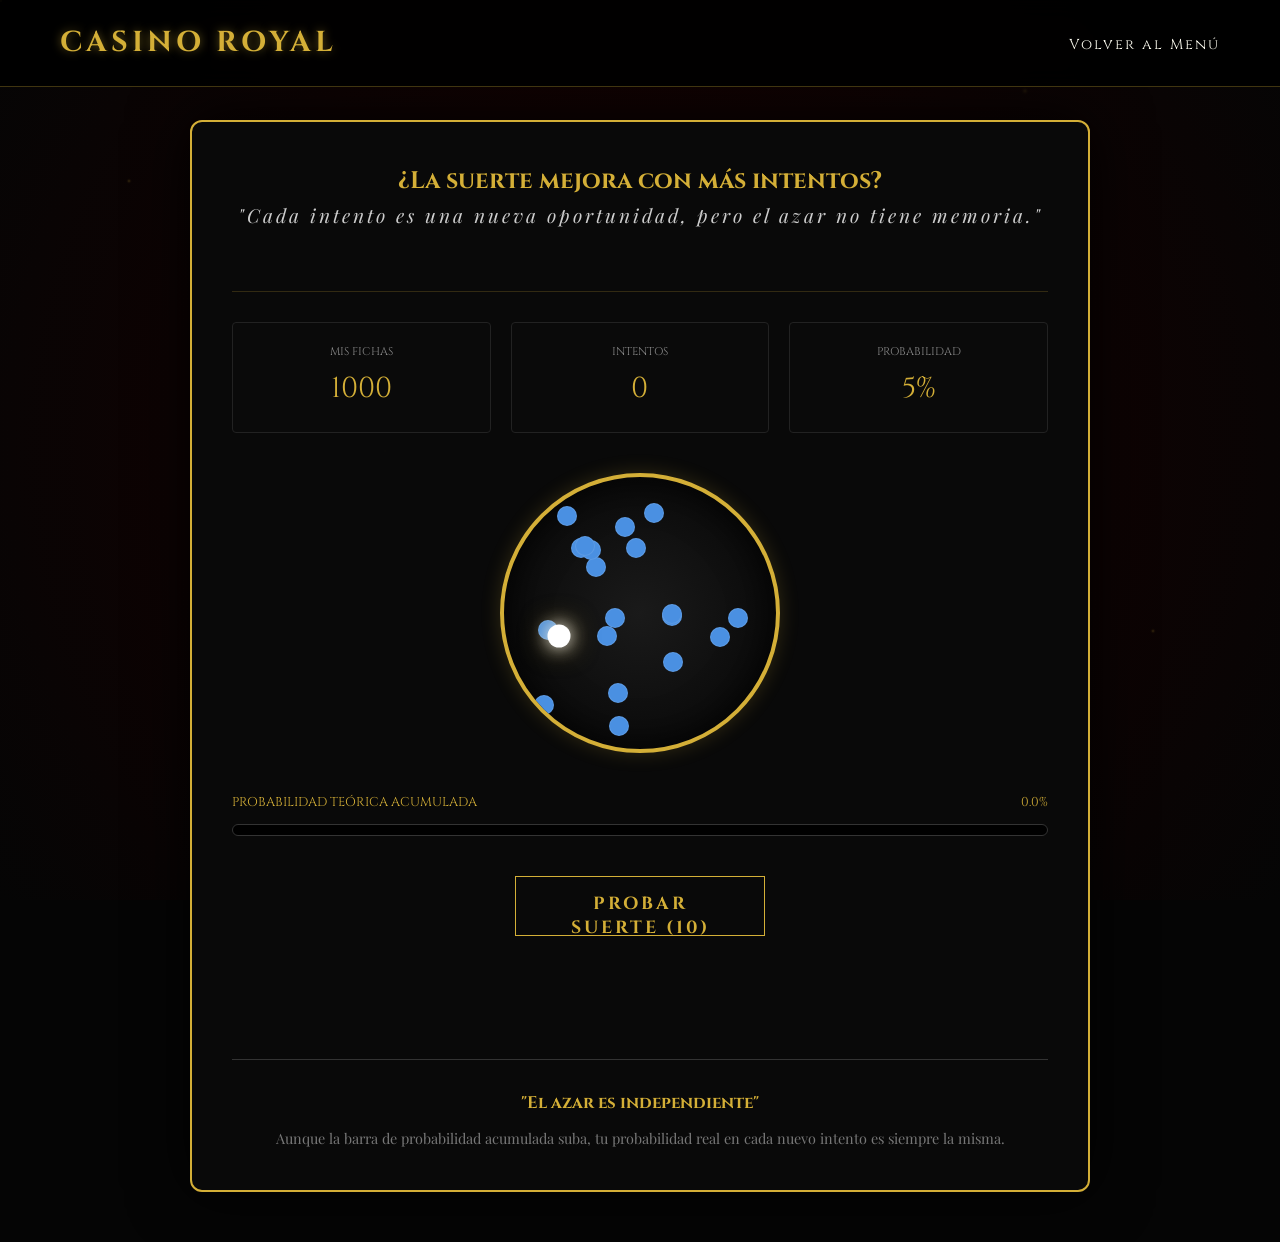
<file: pages/game5.html>
<!DOCTYPE html>
<html lang="es">
<head>
    <meta charset="UTF-8">
    <meta name="viewport" content="width=device-width, initial-scale=1.0">
    <title>Casino Royal - ¿La suerte mejora?</title>
    <link rel="preconnect" href="https://fonts.googleapis.com">
    <link rel="preconnect" href="https://fonts.gstatic.com" crossorigin>
    <link href="https://fonts.googleapis.com/css2?family=Cinzel:wght@400;700&family=Playfair+Display:ital,wght@0,400;0,700;1,400&display=swap" rel="stylesheet">
    <link rel="stylesheet" href="../css/styles.css">
    <style>
        .game-container {
            max-width: 900px;
            margin: 120px auto 50px;
            padding: 40px;
            background: rgba(10, 10, 10, 0.98);
            border: 2px solid var(--gold);
            border-radius: 12px;
            box-shadow: 0 0 60px rgba(0,0,0,1);
            text-align: center;
        }

        .myth-section {
            border-bottom: 1px solid rgba(212, 175, 55, 0.2);
            padding-bottom: 20px;
            margin-bottom: 30px;
        }

        .myth-section h2 { font-family: 'Cinzel', serif; color: var(--gold); }

        .stats-grid {
            display: grid;
            grid-template-columns: repeat(3, 1fr);
            gap: 20px;
            margin-bottom: 40px;
        }

        .stat-card { background: #0a0a0a; padding: 20px; border: 1px solid #222; border-radius: 4px; }
        .stat-label { font-family: 'Cinzel', serif; font-size: 0.7rem; color: #888; display: block; margin-bottom: 5px; }
        .stat-value { font-family: 'Cinzel', serif; font-size: 1.8rem; color: var(--gold); }

        /* TÓMBOLA */
        .tombola-wrapper {
            position: relative;
            width: 280px;
            height: 280px;
            margin: 0 auto 40px;
        }

        #tombola {
            width: 100%;
            height: 100%;
            background: radial-gradient(circle at center, #1a1a1a 0%, #050505 100%);
            border: 4px solid var(--gold);
            border-radius: 50%;
            position: relative;
            overflow: hidden;
            box-shadow: inset 0 0 40px rgba(0,0,0,0.9), 0 0 20px rgba(212, 175, 55, 0.2);
        }

        /* BOLAS NORMALES */
        .ball {
            position: absolute;
            width: 20px;
            height: 20px;
            border-radius: 50%;
            background: #4a90e2; 
            border: 1px solid rgba(255,255,255,0.1);
            transition: all 0.2s ease; /* Transición suave solicitada */
        }

        /* BOLA ESPECIAL: Blanca y Radiante */
        .ball-special {
            background: #ffffff !important;
            transform: scale(1.15);
            box-shadow: 0 0 15px rgba(255,255,255,0.9), 0 0 25px rgba(212,175,55,0.6);
            z-index: 20;
            border: none !important;
        }

        @keyframes shake {
            0% { transform: rotate(0deg); }
            25% { transform: rotate(2deg) translate(2px, -2px); }
            50% { transform: rotate(-2deg) translate(-2px, 2px); }
            75% { transform: rotate(2deg) translate(2px, 2px); }
            100% { transform: rotate(0deg); }
        }

        .shaking { animation: shake 0.1s infinite; }

        /* ESTADOS DE SELECCIÓN REFINADOS */
        .selected-loss {
            background: #1f4f91 !important; /* Azul más oscuro */
            border: 2px solid #d4af37 !important; /* Aro dorado sutil */
            box-shadow: 0 0 8px rgba(212,175,55,0.5) !important; /* Glow ligero dorado */
            transform: scale(1.1) !important; /* Ligera escala */
            z-index: 50;
        }

        .selected-win {
            transform: scale(1.6) !important;
            background: #fff !important;
            box-shadow: 
                0 0 30px rgba(255,255,255,1),
                0 0 60px rgba(212,175,55,1),
                0 0 100px rgba(212,175,55,0.9) !important;
            z-index: 1000 !important;
            animation: rare-pulse 1s infinite ease-in-out;
            border: 2px solid #fff !important;
        }

        @keyframes rare-pulse {
            0% { transform: scale(1.6); box-shadow: 0 0 30px #fff, 0 0 60px var(--gold); }
            50% { transform: scale(1.8); box-shadow: 0 0 60px #fff, 0 0 120px var(--gold), 0 0 180px var(--gold); }
            100% { transform: scale(1.6); box-shadow: 0 0 30px #fff, 0 0 60px var(--gold); }
        }

        .rare-win-flash {
            position: fixed;
            top: 0;
            left: 0;
            width: 100vw;
            height: 100vh;
            background: rgba(255, 215, 0, 0.2);
            pointer-events: none;
            z-index: 9999;
            animation: flash-anim 1.5s ease-out forwards;
        }

        @keyframes flash-anim {
            0% { opacity: 0; }
            20% { opacity: 1; }
            100% { opacity: 0; }
        }

        .rare-label {
            font-size: 2.2rem;
            background: linear-gradient(to bottom, #fff 20%, var(--gold) 50%, #8a6d3b 80%);
            -webkit-background-clip: text;
            -webkit-text-fill-color: transparent;
            filter: drop-shadow(0 0 15px rgba(212,175,55,0.8));
            letter-spacing: 4px;
            font-weight: 900;
            margin-bottom: 5px;
        }

        /* TEXTO JACKPOT */
        #result-msg {
            margin-top: 20px;
            font-family: 'Cinzel', serif;
            font-size: 1.4rem;
            height: 60px;
            display: flex;
            flex-direction: column;
            justify-content: center;
            align-items: center;
            transition: all 0.5s ease;
        }

        .jackpot-text {
            color: var(--gold) !important;
            font-weight: bold;
            text-shadow: 0 0 15px rgba(212,175,55,0.5);
            animation: jackpotAnim 0.8s ease-out forwards, pulse 1.5s infinite 0.8s;
        }

        @keyframes jackpotAnim {
            0% { opacity: 0; transform: scale(0.5); }
            100% { opacity: 1; transform: scale(1.1); }
        }

        @keyframes pulse {
            0% { opacity: 1; transform: scale(1.1); }
            50% { opacity: 0.7; transform: scale(1.05); }
            100% { opacity: 1; transform: scale(1.1); }
        }

        /* Partículas de Victoria */
        .particle {
            position: absolute;
            width: 6px;
            height: 6px;
            background: var(--gold);
            border-radius: 50%;
            pointer-events: none;
            z-index: 99;
        }

        /* Progress Bar */
        .progress-section { margin: 40px 0; text-align: left; }
        .progress-label { display: flex; justify-content: space-between; font-family: 'Cinzel', serif; font-size: 0.8rem; color: var(--gold); margin-bottom: 10px; }
        .progress-container { width: 100%; height: 12px; background: #000; border: 1px solid #333; border-radius: 10px; overflow: hidden; }
        #progress-bar { width: 0%; height: 100%; background: linear-gradient(90deg, #4a0000, var(--gold)); transition: width 0.5s ease; }

        .action-area { margin: 20px 0; }
        #attempt-btn { width: 250px; height: 60px; font-size: 1.1rem; }

        .conclusion { margin-top: 40px; padding-top: 30px; border-top: 1px solid #333; color: #777; font-size: 0.9rem; }
    </style>
</head>
<body>
    <div class="bg-particles"></div>

    <header>
        <nav class="container">
            <div class="logo">CASINO ROYAL</div>
            <ul class="nav-links">
                <li><a href="menu.html">Volver al Menú</a></li>
            </ul>
        </nav>
    </header>

    <main class="container">
        <section class="game-container">
            <div class="myth-section">
                <h2>¿La suerte mejora con más intentos?</h2>
                <p class="subtitle">"Cada intento es una nueva oportunidad, pero el azar no tiene memoria."</p>
            </div>

            <div class="stats-grid">
                <div class="stat-card">
                    <span class="stat-label">MIS FICHAS</span>
                    <span id="balance" class="stat-value">1000</span>
                </div>
                <div class="stat-card">
                    <span class="stat-label">INTENTOS</span>
                    <span id="attempts" class="stat-value">0</span>
                </div>
                <div class="stat-card">
                    <span class="stat-label">PROBABILIDAD</span>
                    <span class="stat-value">5%</span>
                </div>
            </div>

            <div class="tombola-wrapper">
                <div id="tombola"></div>
            </div>

            <div class="progress-section">
                <div class="progress-label">
                    <span>PROBABILIDAD TEÓRICA ACUMULADA</span>
                    <span id="cumulative-prob">0%</span>
                </div>
                <div class="progress-container">
                    <div id="progress-bar"></div>
                </div>
            </div>

            <div class="action-area">
                <button id="attempt-btn" class="btn-primary">PROBAR SUERTE (10)</button>
                <div id="result-msg"></div>
            </div>

            <div class="conclusion">
                <h3 style="color: var(--gold); margin-bottom: 10px; font-family: 'Cinzel';">"El azar es independiente"</h3>
                <p>Aunque la barra de probabilidad acumulada suba, tu probabilidad real en cada nuevo intento es siempre la misma.</p>
            </div>
        </section>
    </main>

    <script src="../js/games/game5.js"></script>
</body>
</html>
</file>
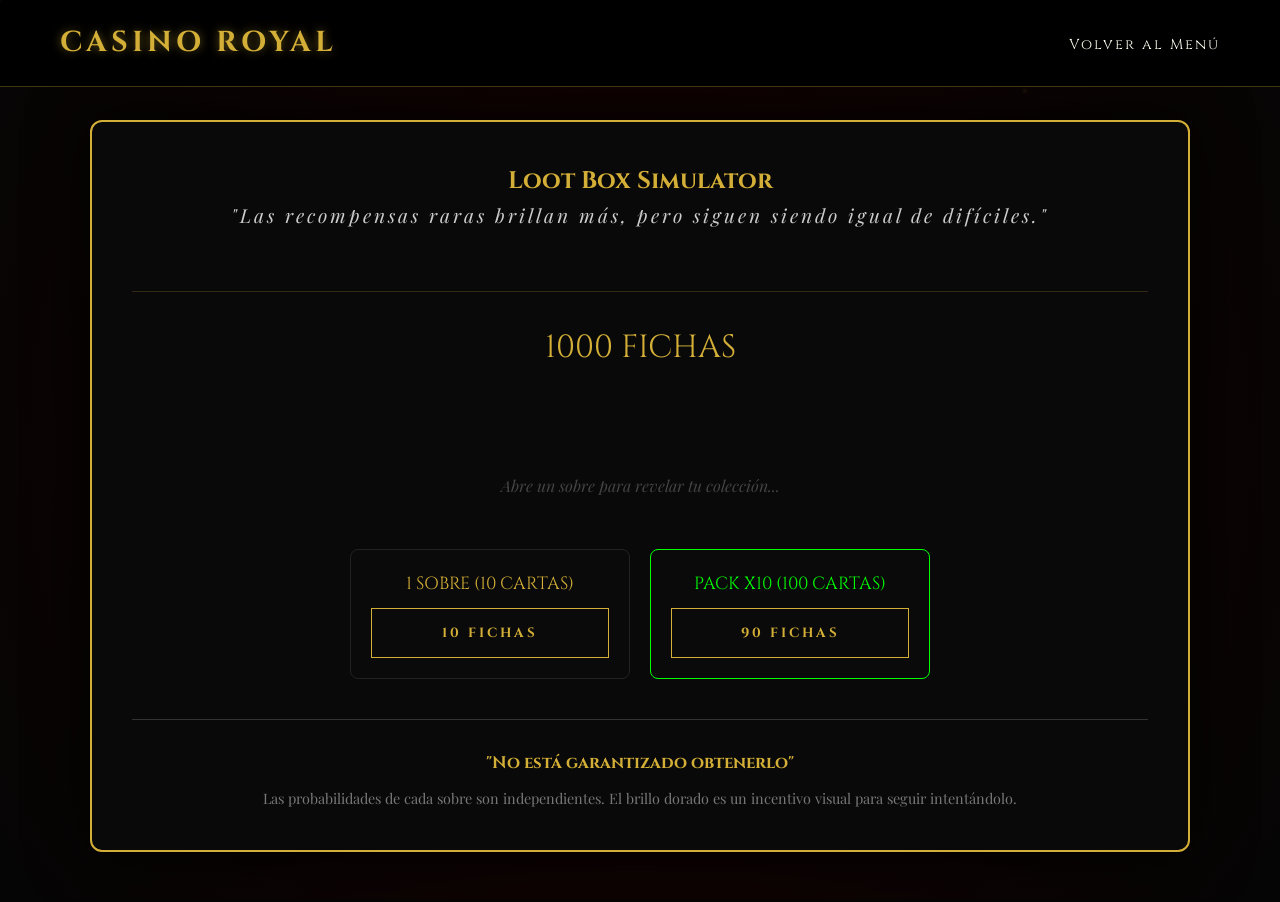
<file: pages/game6.html>
<!DOCTYPE html>
<html lang="es">
<head>
    <meta charset="UTF-8">
    <meta name="viewport" content="width=device-width, initial-scale=1.0">
    <title>Casino Royal - Loot Box Simulator</title>
    <link rel="preconnect" href="https://fonts.googleapis.com">
    <link rel="preconnect" href="https://fonts.gstatic.com" crossorigin>
    <link href="https://fonts.googleapis.com/css2?family=Cinzel:wght@400;700&family=Playfair+Display:ital,wght@0,400;0,700;1,400&display=swap" rel="stylesheet">
    <link rel="stylesheet" href="../css/styles.css">
    <style>
        .game-container {
            max-width: 1100px;
            margin: 120px auto 50px;
            padding: 40px;
            background: rgba(10, 10, 10, 0.98);
            border: 2px solid var(--gold);
            border-radius: 12px;
            box-shadow: 0 0 60px rgba(0,0,0,1);
            text-align: center;
        }

        .myth-section {
            border-bottom: 1px solid rgba(212, 175, 55, 0.2);
            padding-bottom: 20px;
            margin-bottom: 30px;
        }

        .myth-section h2 { font-family: 'Cinzel', serif; color: var(--gold); }

        #balance-display { color: var(--gold); font-family: 'Cinzel', serif; font-size: 2rem; margin-bottom: 20px; }

        /* CONTENEDOR DE PACKS */
        #cards-container {
            margin: 40px 0;
            text-align: left;
            max-height: 600px;
            overflow-y: auto;
            padding: 10px; /* Padding reducido para mejor ajuste */
        }

        .pack {
            margin-bottom: 30px;
            background: rgba(255,255,255,0.02);
            padding: 20px;
            border-radius: 12px;
            border: 1px solid #222;
        }

        .pack h3 { font-family: 'Cinzel', serif; color: var(--gold); margin-bottom: 15px; font-size: 0.9rem; border-bottom: 1px solid #333; padding-bottom: 8px; }

        .cards-grid {
            display: grid;
            grid-template-columns: repeat(5, 140px);
            gap: 10px;
            justify-content: center;
            width: 100%;
        }

        /* DISEÑO DE CARTA PREMIUM */
        .card {
            width: 140px; 
            aspect-ratio: 2 / 3;
            border-radius: 12px;
            background: #0a0a0a;
            position: relative;
            overflow: hidden;
            display: flex;
            flex-direction: column;
            align-items: center;
            justify-content: center;
            transition: all 0.3s ease;
            opacity: 0;
            transform: scale(0.8);
            animation: cardAppear 0.4s cubic-bezier(0.175, 0.885, 0.32, 1.275) forwards;
        }

        @keyframes cardAppear {
            to { opacity: 1; transform: scale(1); }
        }

        .card:hover { transform: translateY(-5px); z-index: 10; }

        .card-inner { text-align: center; z-index: 2; }
        .card-icon { font-size: 28px; margin-bottom: 5px; }
        .card-label { font-size: 10px; letter-spacing: 2px; font-family: 'Cinzel', serif; font-weight: bold; }

        /* RAREZAS */
        .card.comun { border: 2px solid #888; box-shadow: 0 0 10px rgba(150,150,150,0.4); color: #888; }
        .card.raro { border: 2px solid #4a90e2; box-shadow: 0 0 15px rgba(74,144,226,0.7); color: #4a90e2; }
        .card.epico { border: 2px solid #9b59b6; box-shadow: 0 0 20px rgba(155,89,182,0.8); color: #9b59b6; }
        .card.legendario { 
            border: 2px solid #f39c12; 
            color: #f39c12;
            animation: legendaryGlow 1.5s infinite alternate, cardAppear 0.5s ease-out forwards; 
        }

        @keyframes legendaryGlow {
            from { box-shadow: 0 0 15px rgba(243,156,18,0.7), 0 0 25px rgba(243,156,18,0.4); }
            to { box-shadow: 0 0 30px rgba(243,156,18,1), 0 0 60px rgba(243,156,18,0.8); }
        }

        /* Panel Shop */
        .shop-panel { display: flex; justify-content: center; gap: 20px; margin-bottom: 40px; }
        .shop-item { background: #0a0a0a; padding: 20px; border: 1px solid #222; border-radius: 8px; flex: 1; max-width: 280px; }
        .price-label { color: var(--gold); font-family: 'Cinzel', serif; font-size: 1.1rem; display: block; margin-bottom: 10px; }

        .conclusion { margin-top: 40px; padding-top: 30px; border-top: 1px solid #333; color: #777; font-size: 0.9rem; }
    </style>
</head>
<body>
    <div class="bg-particles"></div>

    <header>
        <nav class="container">
            <div class="logo">CASINO ROYAL</div>
            <ul class="nav-links">
                <li><a href="menu.html">Volver al Menú</a></li>
            </ul>
        </nav>
    </header>

    <main class="container">
        <section class="game-container">
            <div class="myth-section">
                <h2>Loot Box Simulator</h2>
                <p class="subtitle">"Las recompensas raras brillan más, pero siguen siendo igual de difíciles."</p>
            </div>

            <div id="balance-display">1000 FICHAS</div>

            <div id="cards-container">
                <p style="color: #444; font-style: italic; text-align: center; margin-top: 50px;">Abre un sobre para revelar tu colección...</p>
            </div>

            <div class="shop-panel">
                <div class="shop-item">
                    <span class="price-label">1 SOBRE (10 CARTAS)</span>
                    <button id="btn-buy-1" class="btn-primary" style="width: 100%;">10 FICHAS</button>
                </div>
                <div class="shop-item" style="border-color: #00ff00;">
                    <span class="price-label" style="color: #00ff00;">PACK X10 (100 CARTAS)</span>
                    <button id="btn-buy-10" class="btn-primary" style="width: 100%;">90 FICHAS</button>
                </div>
            </div>

            <div class="conclusion">
                <h3 style="color: var(--gold); margin-bottom: 10px; font-family: 'Cinzel';">"No está garantizado obtenerlo"</h3>
                <p>Las probabilidades de cada sobre son independientes. El brillo dorado es un incentivo visual para seguir intentándolo.</p>
            </div>
        </section>
    </main>

    <script src="../js/games/game6.js"></script>
</body>
</html>
</file>
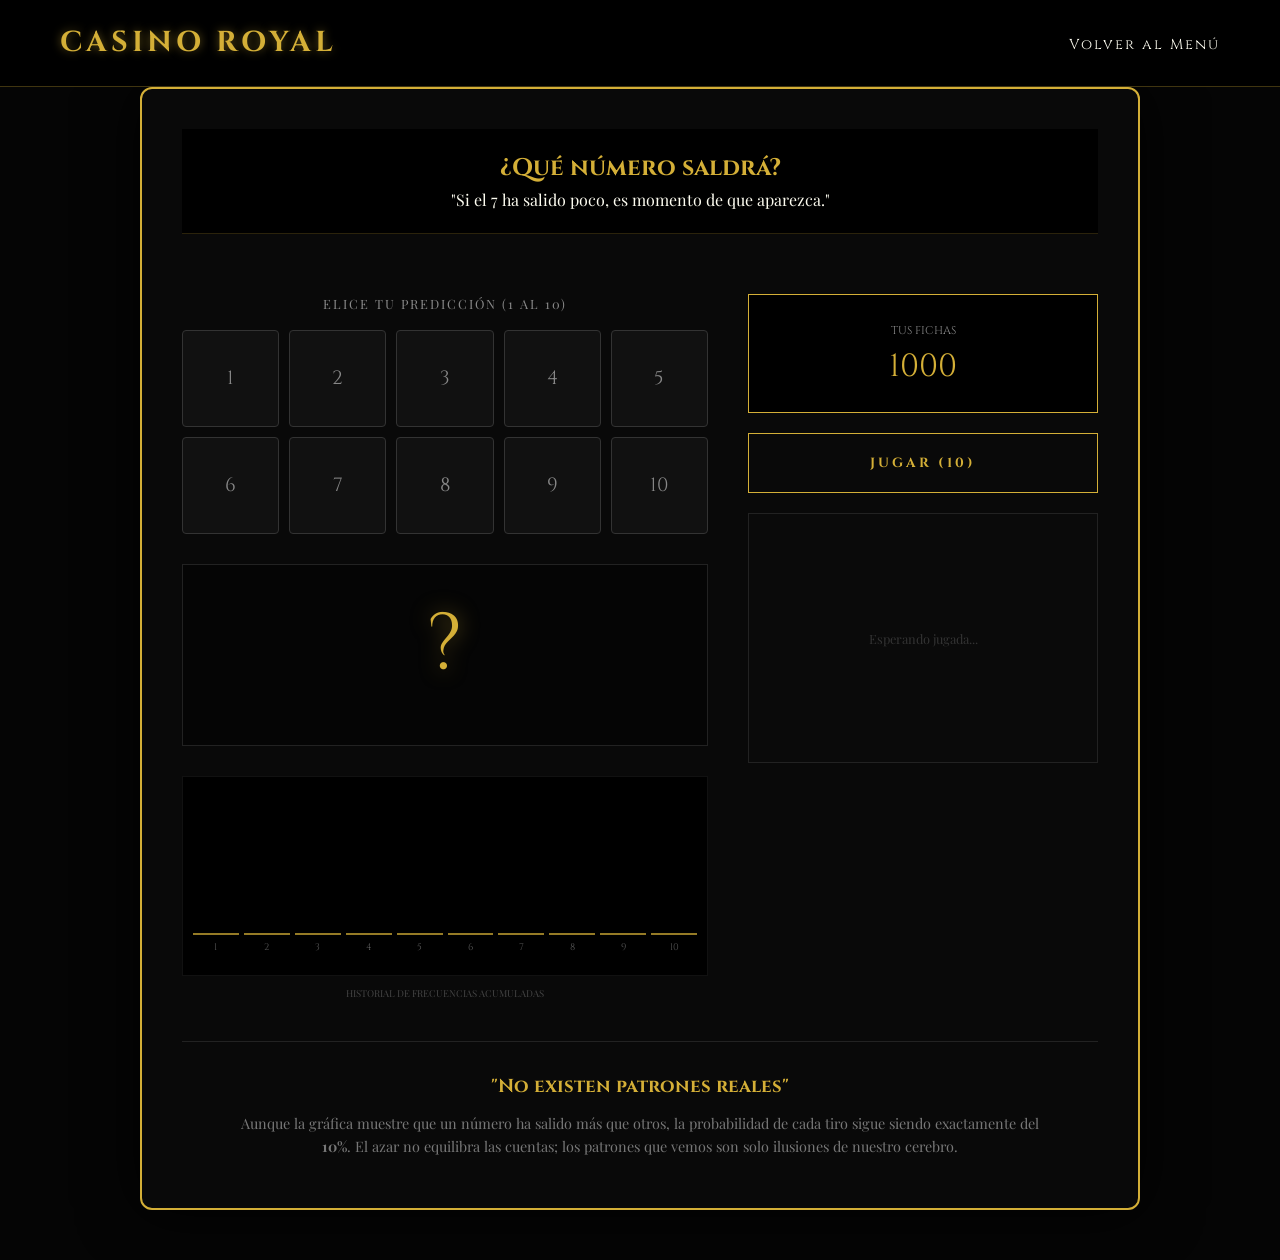
<file: pages/game7.html>
<!DOCTYPE html>
<html lang="es">
<head>
    <meta charset="UTF-8">
    <meta name="viewport" content="width=device-width, initial-scale=1.0">
    <title>Casino Royal - ¿Qué número saldrá?</title>
    <link rel="preconnect" href="https://fonts.googleapis.com">
    <link rel="preconnect" href="https://fonts.gstatic.com" crossorigin>
    <link href="https://fonts.googleapis.com/css2?family=Cinzel:wght@400;700&family=Playfair+Display:ital,wght@0,400;0,700;1,400&display=swap" rel="stylesheet">
    <link rel="stylesheet" href="../css/styles.css">
    <style>
        body { overflow-x: hidden; }
        header { position: relative !important; z-index: 1000 !important; }
        main { margin-top: 100px; position: relative; z-index: 1; }
        .bg-particles { position: absolute; height: auto; z-index: -1; }
        
        .game-container {
            max-width: 1000px;
            margin: 0 auto 50px;
            padding: 40px;
            background: rgba(10, 10, 10, 0.98);
            border: 2px solid var(--gold);
            border-radius: 12px;
            box-shadow: 0 0 60px rgba(0,0,0,1);
            display: grid;
            grid-template-columns: 1fr 350px;
            gap: 40px;
            position: relative;
            z-index: 1;
        }

        .myth-section { grid-column: span 2; text-align: center; border-bottom: 1px solid rgba(212, 175, 55, 0.2); padding-bottom: 20px; margin-bottom: 20px; }
        .myth-section h2 { font-family: 'Cinzel', serif; color: var(--gold); margin: 0; }

        /* Selector de Números */
        .number-selector {
            display: grid;
            grid-template-columns: repeat(5, 1fr);
            gap: 10px;
            margin-bottom: 30px;
        }

        .btn-number {
            aspect-ratio: 1/1;
            background: #111;
            border: 1px solid #333;
            color: #888;
            font-family: 'Cinzel', serif;
            font-size: 1.2rem;
            cursor: pointer;
            transition: all 0.3s ease;
            border-radius: 4px;
        }

        .btn-number:hover { border-color: var(--gold); color: var(--gold); }
        .btn-number.selected { background: var(--gold); color: black; border-color: white; transform: scale(1.05); box-shadow: 0 0 15px var(--gold); }

        /* Visor de Resultado */
        .result-viewer {
            background: #050505;
            border: 1px solid #222;
            padding: 30px;
            text-align: center;
            margin-bottom: 30px;
            position: relative;
        }

        #current-result {
            font-size: 5rem;
            font-family: 'Cinzel', serif;
            color: var(--gold);
            height: 100px;
            display: flex;
            align-items: center;
            justify-content: center;
            text-shadow: 0 0 20px rgba(212, 175, 55, 0.5);
        }

        /* Gráfica de Frecuencias */
        .chart-container {
            height: 200px;
            display: flex;
            align-items: flex-end;
            gap: 5px;
            padding: 20px 10px;
            background: #000;
            border: 1px solid #111;
        }

        .chart-bar-wrapper {
            flex: 1;
            display: flex;
            flex-direction: column;
            align-items: center;
            height: 100%;
            justify-content: flex-end;
        }

        .chart-bar {
            width: 100%;
            background: var(--gold);
            min-height: 2px;
            transition: height 0.5s cubic-bezier(0.4, 0, 0.2, 1);
            opacity: 0.7;
        }

        .chart-label { font-size: 0.6rem; color: #555; margin-top: 5px; font-family: 'Cinzel', serif; }

        /* Sidebar Stats */
        .stats-panel { display: flex; flex-direction: column; gap: 20px; }
        .balance-box { background: #000; padding: 20px; border: 1px solid var(--gold); text-align: center; }
        .balance-box .val { font-family: 'Cinzel', serif; color: var(--gold); font-size: 2rem; display: block; }

        .history-list {
            height: 250px;
            overflow-y: auto;
            background: #0a0a0a;
            border: 1px solid #222;
            padding: 15px;
            font-size: 0.8rem;
            color: #666;
        }

        .history-item { display: flex; justify-content: space-between; padding: 5px 0; border-bottom: 1px solid #111; }
        .hit { color: #00ff00; font-weight: bold; }

        @media (max-width: 900px) { .game-container { grid-template-columns: 1fr; } }
    </style>
</head>
<body>
    <div class="bg-particles"></div>

    <header>
        <nav class="container">
            <div class="logo">CASINO ROYAL</div>
            <ul class="nav-links">
                <li><a href="menu.html">Volver al Menú</a></li>
            </ul>
        </nav>
    </header>

    <main class="container">
        <section class="game-container">
            <header class="myth-header myth-section">
                <h2>¿Qué número saldrá?</h2>
                <p>"Si el 7 ha salido poco, es momento de que aparezca."</p>
            </header>

            <div class="main-play-area">
                <p style="text-align: center; color: #888; margin-bottom: 15px; font-size: 0.8rem; letter-spacing: 2px;">ELICE TU PREDICCIÓN (1 AL 10)</p>
                <div class="number-selector">
                    <button class="btn-number" data-num="1">1</button>
                    <button class="btn-number" data-num="2">2</button>
                    <button class="btn-number" data-num="3">3</button>
                    <button class="btn-number" data-num="4">4</button>
                    <button class="btn-number" data-num="5">5</button>
                    <button class="btn-number" data-num="6">6</button>
                    <button class="btn-number" data-num="7">7</button>
                    <button class="btn-number" data-num="8">8</button>
                    <button class="btn-number" data-num="9">9</button>
                    <button class="btn-number" data-num="10">10</button>
                </div>

                <div class="result-viewer">
                    <div id="current-result">?</div>
                    <p id="feedback-msg" style="height: 20px; font-size: 0.9rem; color: var(--gold);"></p>
                </div>

                <div class="chart-container" id="freq-chart">
                    <!-- Barras de gráfica generadas por JS -->
                </div>
                <p style="text-align: center; font-size: 0.6rem; color: #444; margin-top: 10px;">HISTORIAL DE FRECUENCIAS ACUMULADAS</p>
            </div>

            <div class="stats-panel">
                <div class="balance-box">
                    <span style="font-size: 0.7rem; color: #888; font-family: 'Cinzel';">TUS FICHAS</span>
                    <span id="balance" class="val">1000</span>
                </div>

                <button id="btn-play" class="btn-primary" style="width: 100%; height: 60px;">JUGAR (10)</button>

                <div class="history-list" id="history">
                    <p style="text-align: center; margin-top: 100px; color: #333;">Esperando jugada...</p>
                </div>
            </div>

            <div class="conclusion" style="grid-column: span 2; text-align: center; padding-top: 30px; border-top: 1px solid #222;">
                <h3 style="color: var(--gold); font-family: 'Cinzel';">"No existen patrones reales"</h3>
                <p style="color: #777; font-size: 0.9rem; max-width: 800px; margin: 10px auto;">
                    Aunque la gráfica muestre que un número ha salido más que otros, la probabilidad de cada tiro sigue siendo exactamente del <strong>10%</strong>. El azar no equilibra las cuentas; los patrones que vemos son solo ilusiones de nuestro cerebro.
                </p>
            </div>
        </section>
    </main>

    <script src="../js/games/game7.js"></script>
</body>
</html>
</file>
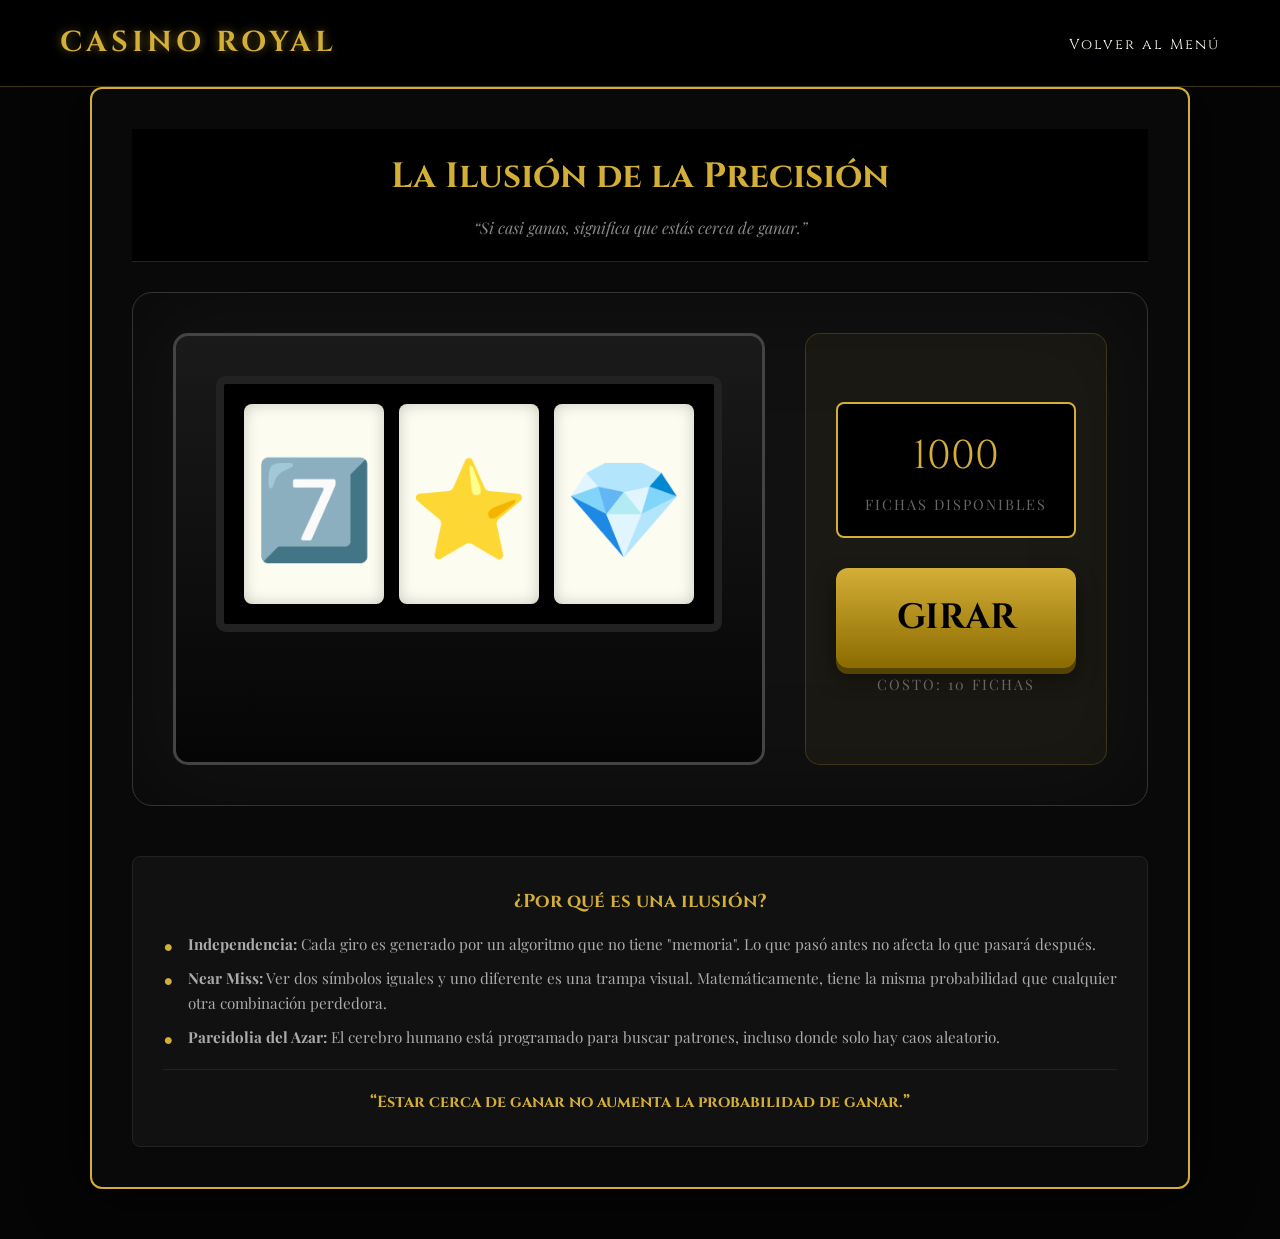
<file: pages/game8.html>
<!DOCTYPE html>
<html lang="es">
<head>
    <meta charset="UTF-8">
    <meta name="viewport" content="width=device-width, initial-scale=1.0">
    <title>Casino Royal - La Ilusión de la Precisión</title>
    <link rel="preconnect" href="https://fonts.googleapis.com">
    <link rel="preconnect" href="https://fonts.gstatic.com" crossorigin>
    <link href="https://fonts.googleapis.com/css2?family=Cinzel:wght@400;700&family=Playfair+Display:ital,wght@0,400;0,700;1,400&display=swap" rel="stylesheet">
    <link rel="stylesheet" href="../css/styles.css">
    <style>
        body { overflow-x: hidden; }
        header { position: relative !important; z-index: 1000 !important; }
        main { margin-top: 100px; position: relative; z-index: 1; }
        .bg-particles { position: absolute; height: auto; z-index: -1; }
        
        .game-container {
            max-width: 1100px;
            margin: 0 auto 50px;
            padding: 40px;
            background: rgba(10, 10, 10, 0.98);
            border: 2px solid var(--gold);
            border-radius: 12px;
            box-shadow: 0 0 60px rgba(0,0,0,1);
            display: flex;
            flex-direction: column;
            align-items: center;
            gap: 30px;
        }

        .myth-header { text-align: center; border-bottom: 1px solid rgba(212, 175, 55, 0.2); padding-bottom: 20px; width: 100%; }
        .myth-header h2 { font-family: 'Cinzel', serif; color: var(--gold); margin: 0; font-size: 2.2rem; }
        .myth-header p { font-style: italic; color: #888; margin-top: 10px; }

        /* Modern Casino Machine Layout */
        .machine-body {
            display: flex;
            flex-direction: row;
            align-items: stretch;
            gap: 40px;
            width: 100%;
            background: #111;
            padding: 40px;
            border-radius: 20px;
            border: 1px solid #333;
            box-shadow: inset 0 0 100px rgba(0,0,0,0.5);
        }

        /* Left Side: Reels */
        .slot-machine {
            flex: 2;
            display: flex;
            flex-direction: column;
            align-items: center;
            justify-content: center;
            gap: 30px;
            background: linear-gradient(180deg, #1a1a1a 0%, #050505 100%);
            padding: 40px;
            border-radius: 15px;
            border: 3px solid #444;
            position: relative;
        }

        .reels-container {
            display: flex;
            gap: 15px;
            background: #000;
            padding: 20px;
            border: 8px solid #222;
            border-radius: 10px;
            box-shadow: inset 0 0 30px #000;
        }

        .reel {
            width: 140px;
            height: 200px;
            background: #fdfcf0;
            border-radius: 8px;
            display: flex;
            align-items: center;
            justify-content: center;
            font-size: 6rem;
            user-select: none;
            box-shadow: inset 0 0 15px rgba(0,0,0,0.2);
        }

        /* Status Display (LOSE style) */
        .status-display {
            width: auto;
            min-width: 250px;
            height: 50px;
            font-family: 'Cinzel', serif;
            font-size: 1.1rem;
            display: flex;
            align-items: center;
            justify-content: center;
            text-align: center;
            border-radius: 4px;
            transition: all 0.4s;
            background: rgba(0,0,0,0.8);
            letter-spacing: 2px;
            padding: 0 20px;
            margin-top: 10px;
            opacity: 0;
        }

        .status-display:not(:empty) { opacity: 1; }

        .status-lose {
            color: #ff4d4d;
            border: 1px solid rgba(255, 77, 77, 0.5);
            background: rgba(255, 77, 77, 0.15);
            animation: shake 0.5s ease-in-out;
            box-shadow: 0 0 15px rgba(255, 77, 77, 0.2);
        }

        @keyframes shake {
            0%, 100% { transform: translateX(0); }
            25% { transform: translateX(-5px); }
            75% { transform: translateX(5px); }
        }

        .status-near { color: #ffaa00; text-shadow: 0 0 10px #ffaa00; }
        .status-win { display: none !important; } /* Hidden because overlay handles it */

        /* WIN OVERLAY */
        .win-overlay {
            position: fixed;
            top: 0; left: 0;
            width: 100%; height: 100%;
            background: rgba(0, 0, 0, 0.9);
            backdrop-filter: blur(10px);
            z-index: 9999;
            display: none;
            justify-content: center;
            align-items: center;
            cursor: pointer;
            animation: fadeIn 0.3s ease;
        }

        .win-overlay.active { display: flex; }

        .win-content {
            text-align: center;
            animation: jackpotZoom 0.5s cubic-bezier(0.175, 0.885, 0.32, 1.275);
        }

        .win-content h2 {
            font-family: 'Cinzel', serif;
            font-size: clamp(3rem, 10vw, 6rem);
            color: var(--gold);
            text-shadow: 0 0 30px var(--gold), 0 0 60px var(--gold);
            margin: 0;
            letter-spacing: 15px;
        }

        .win-content .prize-amount {
            font-family: 'Cinzel', serif;
            font-size: clamp(2rem, 6vw, 4rem);
            color: #fff;
            margin-top: 20px;
            display: block;
            animation: pulseText 1.5s infinite;
        }

        @keyframes fadeIn { from { opacity: 0; } to { opacity: 1; } }
        @keyframes jackpotZoom { from { transform: scale(0.5); opacity: 0; } to { transform: scale(1); opacity: 1; } }
        @keyframes pulseText { 0%, 100% { transform: scale(1); opacity: 1; } 50% { transform: scale(1.1); opacity: 0.8; } }

        /* Symbol Specific Animations (Machine) */
        .win-7 .slot-machine { animation: vibrate 0.1s linear infinite; }
        @keyframes vibrate { 0% { transform: translate(0); } 25% { transform: translate(2px, 2px); } 50% { transform: translate(-2px, -2px); } 75% { transform: translate(2px, -2px); } 100% { transform: translate(-2px, 2px); } }

        /* Right Side: Controls */
        .controls-panel {
            flex: 1;
            display: flex;
            flex-direction: column;
            justify-content: center;
            align-items: center;
            background: rgba(212, 175, 55, 0.05);
            padding: 30px;
            border-radius: 15px;
            border: 1px solid rgba(212, 175, 55, 0.2);
        }

        /* Controls UI */
        .balance-display {
            background: #000;
            padding: 20px;
            border: 2px solid var(--gold);
            border-radius: 8px;
            text-align: center;
            width: 100%;
            margin-bottom: 30px;
        }

        .balance-display span { font-family: 'Cinzel', serif; color: var(--gold); font-size: 2.5rem; }
        .cost-tag { font-size: 0.9rem; color: #666; letter-spacing: 2px; margin-top: 5px; }

        .btn-spin {
            width: 100%;
            height: 100px;
            font-size: 2.2rem;
            cursor: pointer;
            background: linear-gradient(180deg, #d4af37 0%, #8b6b00 100%);
            border: none;
            color: black;
            font-family: 'Cinzel', serif;
            font-weight: bold;
            border-radius: 12px;
            box-shadow: 0 6px 0 #554400, 0 10px 20px rgba(0,0,0,0.5);
            transition: all 0.1s;
        }

        .btn-spin:active:not(:disabled) { transform: translateY(4px); box-shadow: 0 2px 0 #554400, 0 5px 10px rgba(0,0,0,0.5); }
        .btn-spin:hover:not(:disabled) { filter: brightness(1.1); }
        .btn-spin:disabled { opacity: 0.5; filter: grayscale(1); cursor: not-allowed; transform: none; box-shadow: 0 2px 0 #333; }

        /* Conclusion Section */
        .conclusion-panel {
            background: rgba(255, 255, 255, 0.03);
            border: 1px solid #222;
            padding: 30px;
            border-radius: 8px;
            margin-top: 20px;
            width: 100%;
        }

        .conclusion-panel h3 { color: var(--gold); font-family: 'Cinzel', serif; margin-bottom: 15px; text-align: center; }
        .conclusion-panel ul { list-style: none; padding: 0; }
        .conclusion-panel li { margin-bottom: 10px; color: #aaa; font-size: 0.95rem; position: relative; padding-left: 25px; }
        .conclusion-panel li::before { content: '•'; color: var(--gold); position: absolute; left: 0; font-size: 1.5rem; line-height: 1; }
        
        .conclusion-footer {
            margin-top: 20px;
            text-align: center;
            border-top: 1px solid #222;
            padding-top: 20px;
            color: var(--gold);
            font-family: 'Cinzel', serif;
            font-weight: bold;
        }

        @media (max-width: 900px) {
            .machine-body { flex-direction: column; }
            .reel { width: 100px; height: 150px; font-size: 4rem; }
        }
    </style>
</head>
<body>
    <div class="bg-particles"></div>

    <header>
        <nav class="container">
            <div class="logo">CASINO ROYAL</div>
            <ul class="nav-links">
                <li><a href="menu.html">Volver al Menú</a></li>
            </ul>
        </nav>
    </header>

    <main class="container">
        <section class="game-container">
            <header class="myth-header">
                <h2>La Ilusión de la Precisión</h2>
                <p>“Si casi ganas, significa que estás cerca de ganar.”</p>
            </header>

            <div class="machine-body">
                <div class="slot-machine" id="machine-container">
                    <div class="reels-container">
                        <div class="reel" id="reel-1">7️⃣</div>
                        <div class="reel" id="reel-2">⭐</div>
                        <div class="reel" id="reel-3">💎</div>
                    </div>
                    <!-- Status message below reels -->
                    <div class="status-display" id="status-text"></div>
                </div>

                <div class="controls-panel">
                    <div class="balance-display">
                        <span id="balance">1000</span>
                        <div class="cost-tag">FICHAS DISPONIBLES</div>
                    </div>

                    <button id="btn-spin" class="btn-spin">GIRAR</button>
                    <div class="cost-tag">COSTO: 10 FICHAS</div>
                </div>
            </div>

            <div class="conclusion-panel">
                <h3>¿Por qué es una ilusión?</h3>
                <ul>
                    <li><strong>Independencia:</strong> Cada giro es generado por un algoritmo que no tiene "memoria". Lo que pasó antes no afecta lo que pasará después.</li>
                    <li><strong>Near Miss:</strong> Ver dos símbolos iguales y uno diferente es una trampa visual. Matemáticamente, tiene la misma probabilidad que cualquier otra combinación perdedora.</li>
                    <li><strong>Pareidolia del Azar:</strong> El cerebro humano está programado para buscar patrones, incluso donde solo hay caos aleatorio.</li>
                </ul>
                <div class="conclusion-footer">
                    “Estar cerca de ganar no aumenta la probabilidad de ganar.”
                </div>
            </div>
        </section>
    </main>

    <div id="win-overlay" class="win-overlay">
        <div class="win-content">
            <h2>¡GANASTE!</h2>
            <span class="prize-amount" id="overlay-prize">+0</span>
        </div>
    </div>

    <script src="../js/games/game8.js"></script>
</body>
</html>
</file>
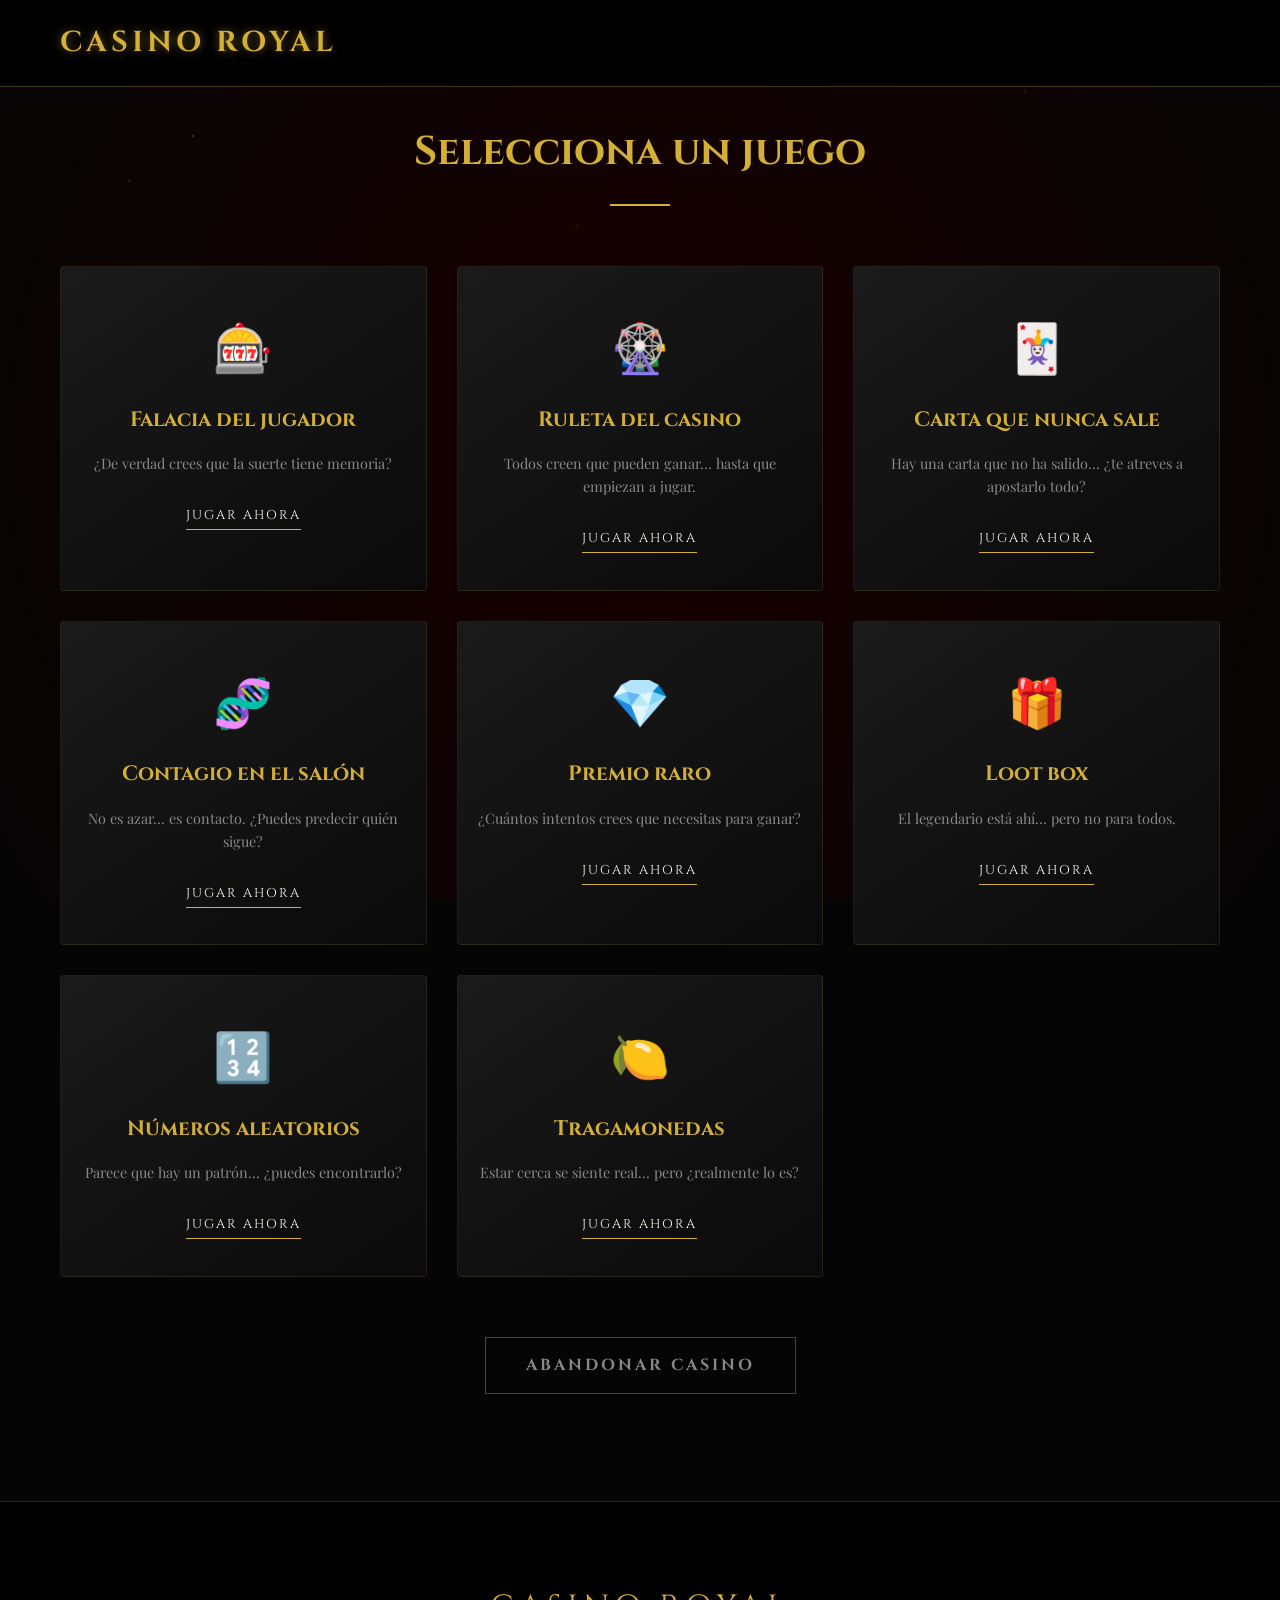
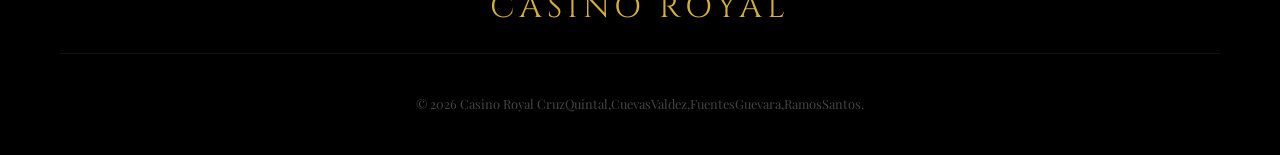
<file: pages/menu.html>
<!DOCTYPE html>
<html lang="es">
<head>
    <meta charset="UTF-8">
    <meta name="viewport" content="width=device-width, initial-scale=1.0">
    <title>CASINO ROYAL | Selección Exclusiva</title>
    <link rel="preconnect" href="https://fonts.googleapis.com">
    <link rel="preconnect" href="https://fonts.gstatic.com" crossorigin>
    <link href="https://fonts.googleapis.com/css2?family=Cinzel:wght@400;700&family=Playfair+Display:ital,wght@0,400;0,700;1,400&display=swap" rel="stylesheet">
    <link rel="stylesheet" href="../css/styles.css">
</head>
<body>
    <div class="bg-particles"></div>

    <header>
        <nav class="container">
            <div class="logo">CASINO ROYAL</div>
        </nav>
    </header>

    <main>
        <section id="games" class="container" style="padding-top: 120px;">
            <h2 class="section-title">Selecciona un juego</h2>
            <div class="games-grid">
                <!-- Juego 1 -->
                <div class="game-card">
                    <div class="card-inner">
                        <div class="card-icon">🎰</div>
                        <h3>Falacia del jugador</h3>
                        <p>¿De verdad crees que la suerte tiene memoria?</p>
                        <a href="game1.html" class="btn-play">JUGAR AHORA</a>
                    </div>
                </div>
                <!-- Juego 2 -->
                <div class="game-card">
                    <div class="card-inner">
                        <div class="card-icon">🎡</div>
                        <h3>Ruleta del casino</h3>
                        <p>Todos creen que pueden ganar… hasta que empiezan a jugar.</p>
                        <a href="game2.html" class="btn-play">JUGAR AHORA</a>
                    </div>
                </div>
                <!-- Juego 3 -->
                <div class="game-card">
                    <div class="card-inner">
                        <div class="card-icon">🃏</div>
                        <h3>Carta que nunca sale</h3>
                        <p>Hay una carta que no ha salido… ¿te atreves a apostarlo todo?</p>
                        <a href="game3.html" class="btn-play">JUGAR AHORA</a>
                    </div>
                </div>
                <!-- Juego 4 -->
                <div class="game-card">
                    <div class="card-inner">
                        <div class="card-icon">🧬</div>
                        <h3>Contagio en el salón</h3>
                        <p>No es azar… es contacto. ¿Puedes predecir quién sigue?</p>
                        <a href="game4.html" class="btn-play">JUGAR AHORA</a>
                    </div>
                </div>
                <!-- Juegos 5 a 8 (Placeholders) -->
                <div class="game-card"><div class="card-inner"><div class="card-icon">💎</div><h3>Premio raro</h3><p>¿Cuántos intentos crees que necesitas para ganar?</p><a href="game5.html" class="btn-play">JUGAR AHORA</a></div></div>
                <div class="game-card"><div class="card-inner"><div class="card-icon">🎁</div><h3>Loot box</h3><p>El legendario está ahí… pero no para todos.</p><a href="game6.html" class="btn-play">JUGAR AHORA</a></div></div>
                <div class="game-card"><div class="card-inner"><div class="card-icon">🔢</div><h3>Números aleatorios</h3><p>Parece que hay un patrón… ¿puedes encontrarlo?</p><a href="game7.html" class="btn-play">JUGAR AHORA</a></div></div>
                <div class="game-card"><div class="card-inner"><div class="card-icon">🍋</div><h3>Tragamonedas</h3><p>Estar cerca se siente real… pero ¿realmente lo es?</p><a href="game8.html" class="btn-play">JUGAR AHORA</a></div></div>
            </div>

            <div style="text-align: center; margin-top: 60px;">
                <a href="../index.html" class="btn-primary" style="background: transparent; border-color: #444; color: #888;">ABANDONAR CASINO</a>
            </div>
        </section>
    </main>

    <footer>
        <div class="container footer-content">
            <div class="footer-logo">CASINO ROYAL</div>
            <div class="footer-bottom">
                &copy; 2026 Casino Royal CruzQuintal,CuevasValdez,FuentesGuevara,RamosSantos.
            </div>
        </div>
    </footer>
</body>
</html>
</file>
<file: css/styles.css>
/* 
    CASINO ROYAL - MASTER STYLESHEET
    Elegancia, Lujo y Azar
*/

:root {
    --gold: #d4af37;
    --gold-light: #f1d279;
    --dark-red: #4a0000;
    --blood-red: #8b0000;
    --black: #050505;
    --dark-grey: #121212;
    --white-ivory: #fdfcf0;
    --transition: all 0.4s cubic-bezier(0.25, 1, 0.5, 1);
}

/* Reset & Base */
* {
    margin: 0;
    padding: 0;
    box-sizing: border-box;
}

html {
    scroll-behavior: smooth;
}

body {
    background-color: var(--black);
    color: var(--white-ivory);
    font-family: 'Playfair Display', serif;
    overflow-x: hidden;
    line-height: 1.6;
}

.container {
    max-width: 1200px;
    margin: 0 auto;
    padding: 0 20px;
}

/* Background Particles Animation */
.bg-particles {
    position: fixed;
    top: 0;
    left: 0;
    width: 100%;
    height: 100%;
    z-index: -1;
    background: radial-gradient(circle at center, #1a0000 0%, #050505 100%);
    overflow: hidden;
}

.bg-particles::after {
    content: '';
    position: absolute;
    width: 2px;
    height: 2px;
    background: var(--gold);
    box-shadow: 
        10vw 20vh 2px var(--gold), 30vw 50vh 1px var(--gold), 80vw 10vh 3px var(--gold),
        50vw 80vh 1px var(--gold), 20vw 90vh 2px var(--gold), 70vw 40vh 1px var(--gold),
        90vw 70vh 2px var(--gold), 15vw 15vh 1px var(--gold), 45vw 25vh 3px var(--gold);
    animation: particlesAnim 20s linear infinite;
    opacity: 0.3;
}

@keyframes particlesAnim {
    from { transform: translateY(0); }
    to { transform: translateY(-100vh); }
}

/* Header & Nav */
header {
    background: rgba(0, 0, 0, 0.9);
    padding: 20px 0;
    position: fixed;
    width: 100%;
    top: 0;
    z-index: 1000;
    border-bottom: 1px solid rgba(212, 175, 55, 0.3);
    backdrop-filter: blur(10px);
}

nav {
    display: flex;
    justify-content: space-between;
    align-items: center;
}

.logo {
    font-family: 'Cinzel', serif;
    font-size: 1.8rem;
    font-weight: 700;
    color: var(--gold);
    letter-spacing: 4px;
    text-shadow: 0 0 10px rgba(212, 175, 55, 0.5);
}

.nav-links {
    display: flex;
    list-style: none;
    gap: 30px;
}

.nav-links a {
    text-decoration: none;
    color: var(--white-ivory);
    font-family: 'Cinzel', serif;
    font-size: 0.9rem;
    letter-spacing: 2px;
    transition: var(--transition);
    position: relative;
}

.nav-links a::after {
    content: '';
    position: absolute;
    bottom: -5px;
    left: 0;
    width: 0;
    height: 1px;
    background: var(--gold);
    transition: var(--transition);
}

.nav-links a:hover {
    color: var(--gold);
}

.nav-links a:hover::after {
    width: 100%;
}

/* Hero Section */
#hero {
    height: 100vh;
    display: flex;
    justify-content: center;
    align-items: center;
    text-align: center;
    background: linear-gradient(rgba(5, 5, 5, 0.7), rgba(5, 5, 5, 0.7)), url('https://images.unsplash.com/photo-1596838132731-dd9d53c2710d?auto=format&fit=crop&q=80&w=2000');
    background-size: cover;
    background-position: center;
}

.hero-content h1 {
    font-family: 'Cinzel', serif;
    font-size: clamp(3rem, 8vw, 6rem);
    color: var(--gold);
    letter-spacing: 15px;
    margin-bottom: 10px;
    position: relative;
}

.glitter-text {
    background: linear-gradient(45deg, var(--gold) 20%, var(--gold-light) 40%, var(--gold) 60%, var(--gold-light) 80%);
    background-size: 200% auto;
    -webkit-background-clip: text;
    -webkit-text-fill-color: transparent;
    animation: shine 4s linear infinite;
}

@keyframes shine {
    to { background-position: 200% center; }
}

.subtitle {
    font-style: italic;
    font-size: 1.2rem;
    color: #ccc;
    margin-bottom: 40px;
    letter-spacing: 3px;
}

.btn-primary {
    display: inline-block;
    padding: 15px 40px;
    background: transparent;
    border: 1px solid var(--gold);
    color: var(--gold);
    text-decoration: none;
    font-family: 'Cinzel', serif;
    letter-spacing: 3px;
    font-weight: 700;
    transition: var(--transition);
    position: relative;
    overflow: hidden;
}

.btn-primary:hover {
    background: var(--gold);
    color: var(--black);
    box-shadow: 0 0 30px rgba(212, 175, 55, 0.6);
}

/* Games Grid */
#games {
    padding: 100px 20px;
}

.section-title {
    text-align: center;
    font-family: 'Cinzel', serif;
    font-size: 2.5rem;
    margin-bottom: 60px;
    color: var(--gold);
    position: relative;
}

.section-title::after {
    content: '';
    display: block;
    width: 60px;
    height: 2px;
    background: var(--gold);
    margin: 20px auto;
}

.games-grid {
    display: grid;
    grid-template-columns: repeat(auto-fit, minmax(280px, 1fr));
    gap: 30px;
}

.game-card {
    background: linear-gradient(145deg, #1a1a1a, #0a0a0a);
    border: 1px solid rgba(212, 175, 55, 0.1);
    border-radius: 4px;
    padding: 40px 20px;
    text-align: center;
    transition: var(--transition);
    position: relative;
    cursor: pointer;
}

.game-card:hover {
    transform: translateY(-10px);
    border-color: var(--gold);
    box-shadow: 0 10px 40px rgba(0, 0, 0, 0.8), 0 0 15px rgba(212, 175, 55, 0.2);
}

.card-icon {
    font-size: 3rem;
    margin-bottom: 20px;
    display: block;
}

.game-card h3 {
    font-family: 'Cinzel', serif;
    font-size: 1.3rem;
    margin-bottom: 15px;
    color: var(--gold);
}

.game-card p {
    font-size: 0.9rem;
    color: #888;
    margin-bottom: 25px;
}

.btn-play {
    text-decoration: none;
    color: var(--white-ivory);
    font-size: 0.8rem;
    font-family: 'Cinzel', serif;
    letter-spacing: 2px;
    border-bottom: 1px solid var(--gold);
    padding-bottom: 5px;
    transition: var(--transition);
}

.btn-play:hover {
    color: var(--gold);
    letter-spacing: 3px;
}

/* Footer */
footer {
    background: #000;
    padding: 80px 0 40px;
    border-top: 1px solid rgba(212, 175, 55, 0.2);
    text-align: center;
}

.footer-logo {
    font-family: 'Cinzel', serif;
    font-size: 2rem;
    color: var(--gold);
    margin-bottom: 20px;
    letter-spacing: 5px;
}

.footer-content p {
    color: #666;
    margin-bottom: 40px;
    font-style: italic;
}

.footer-bottom {
    font-size: 0.8rem;
    color: #444;
    border-top: 1px solid #111;
    padding-top: 40px;
}

/* Responsive */
@media (max-width: 768px) {
    .nav-links { display: none; }
    .hero-content h1 { font-size: 3.5rem; }
}
</file>
